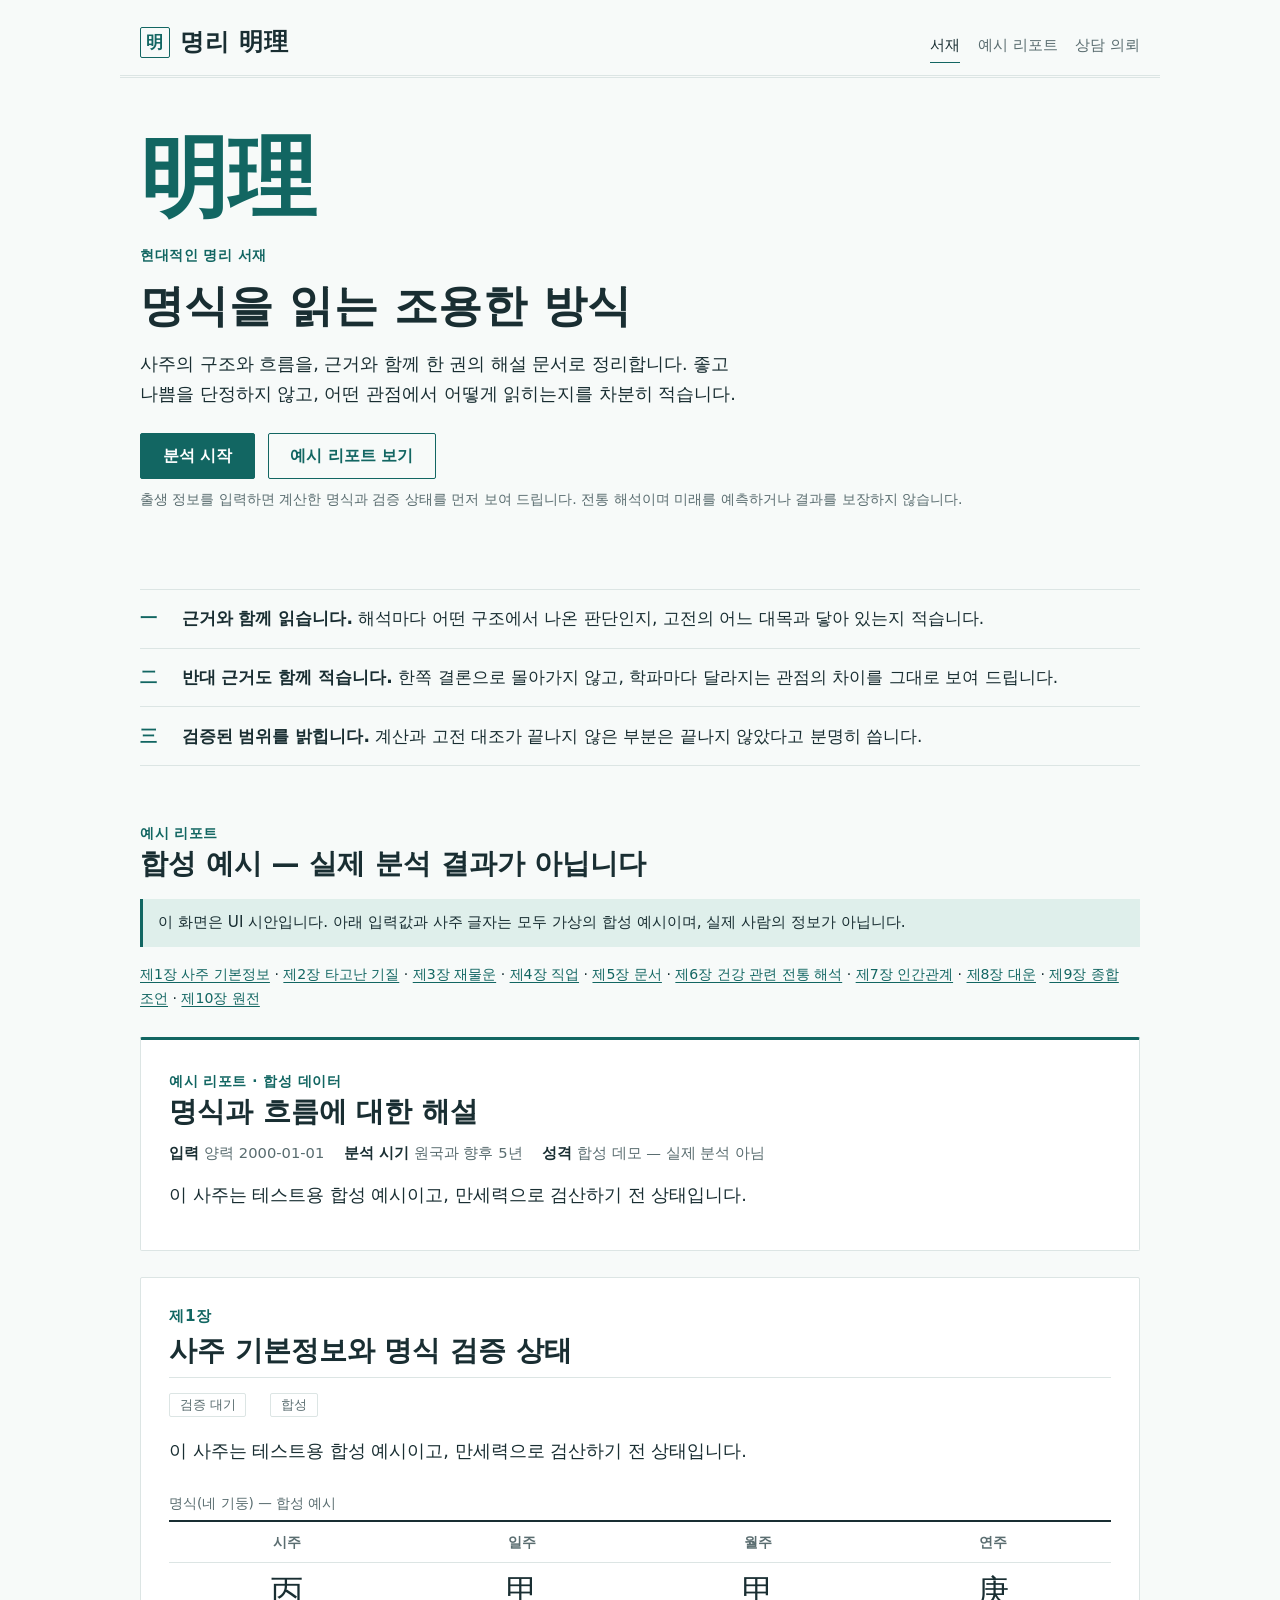
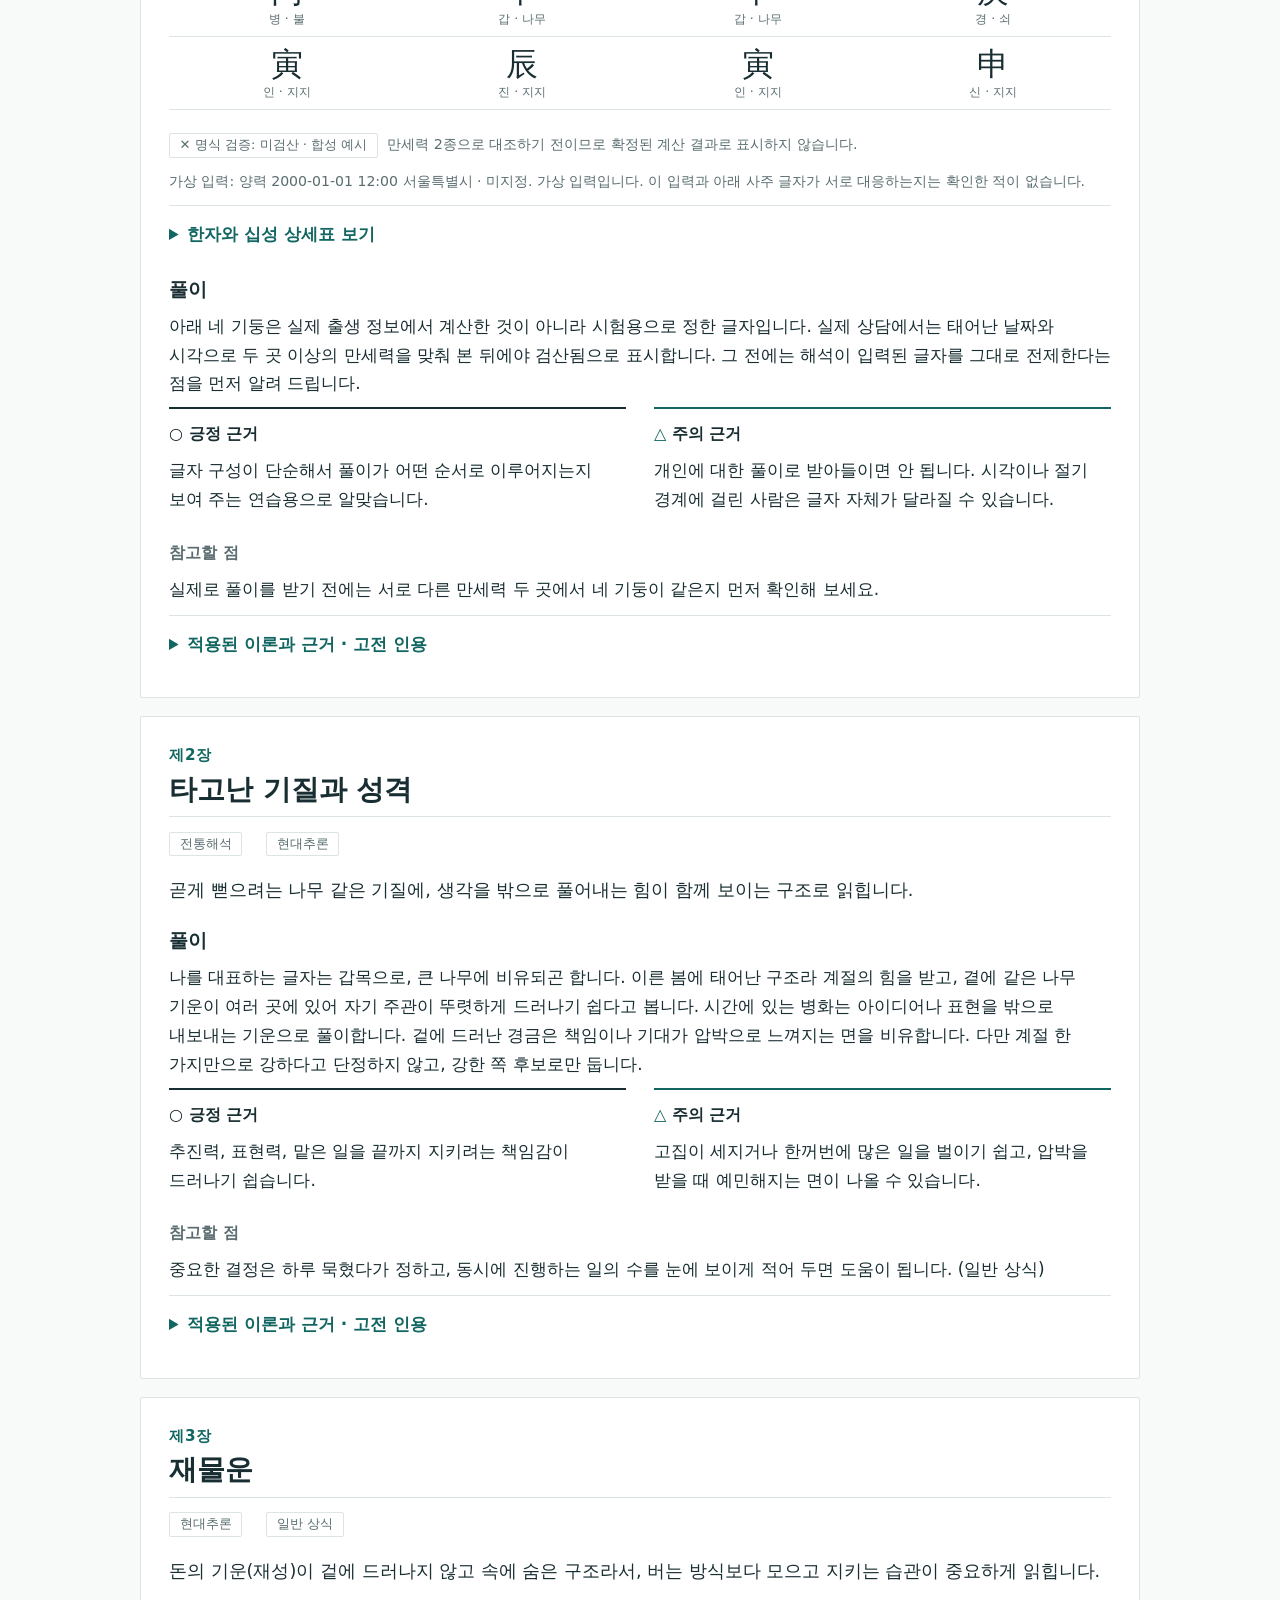
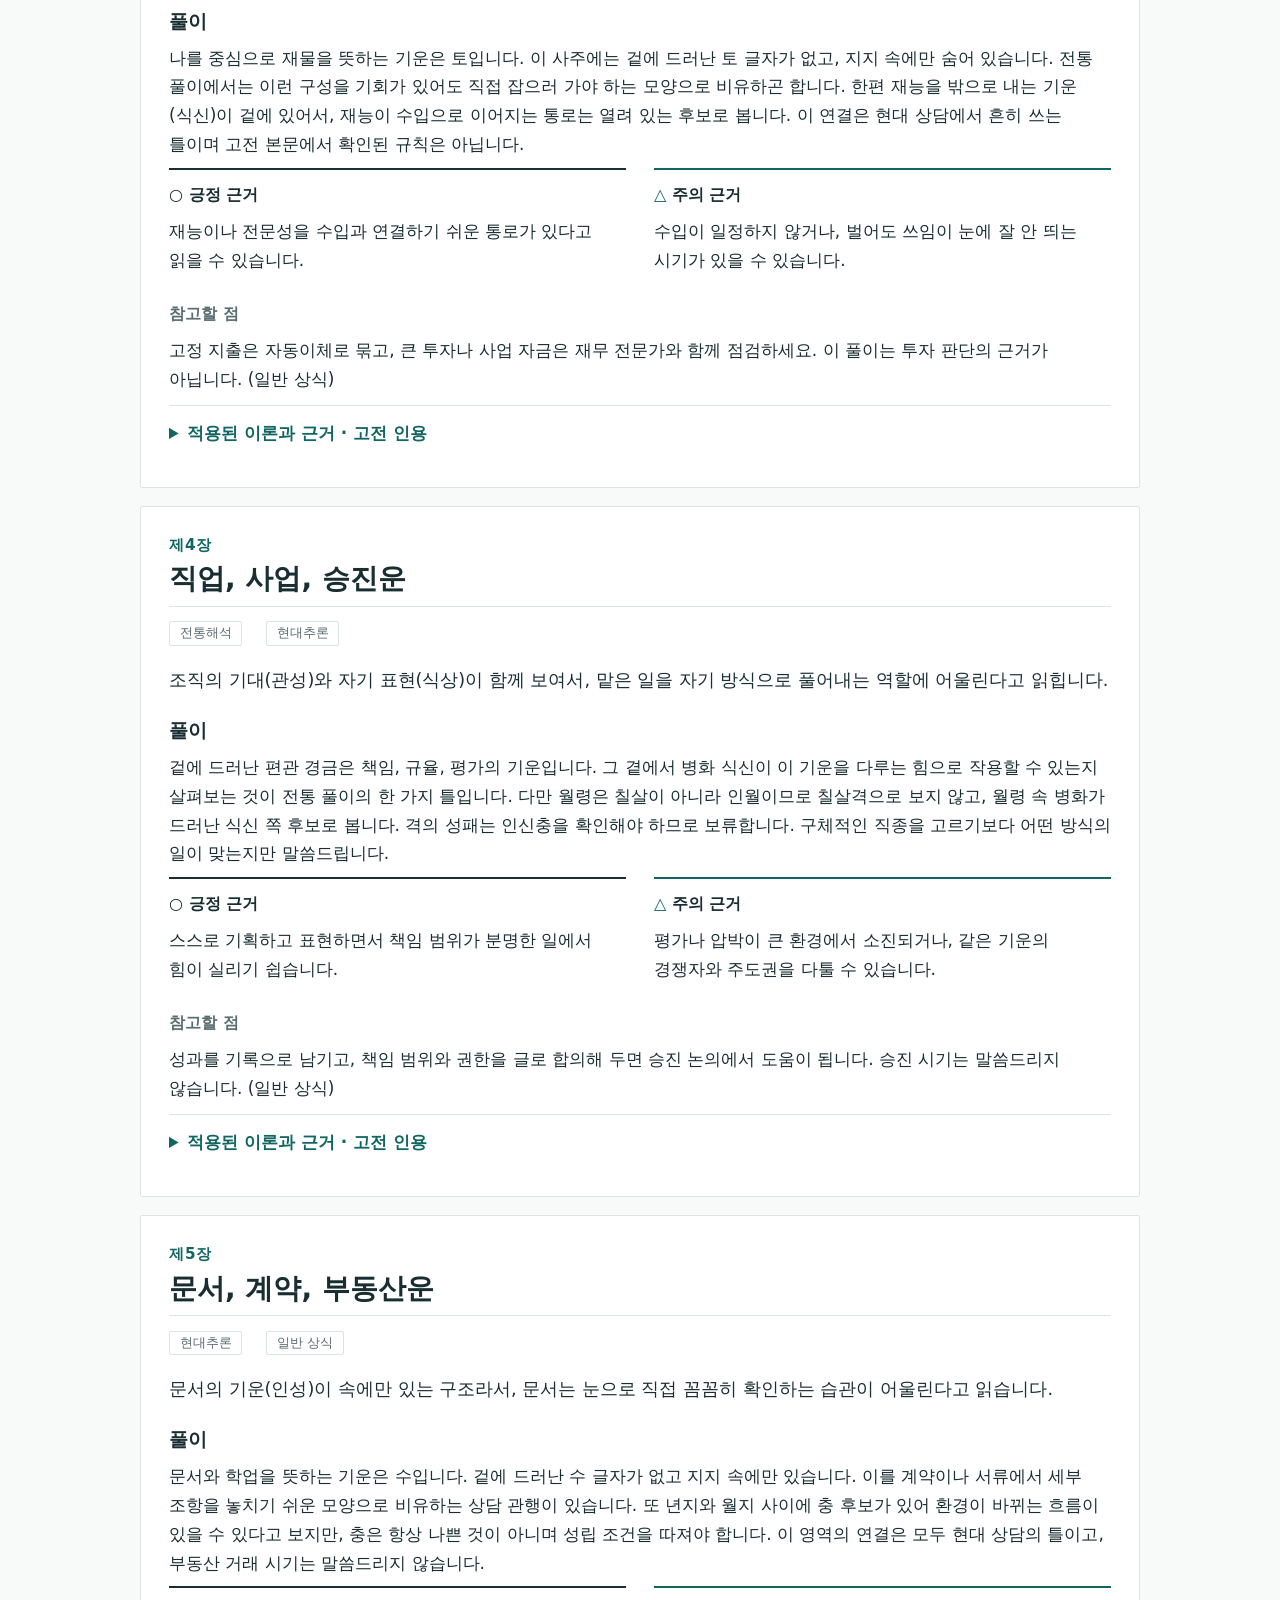
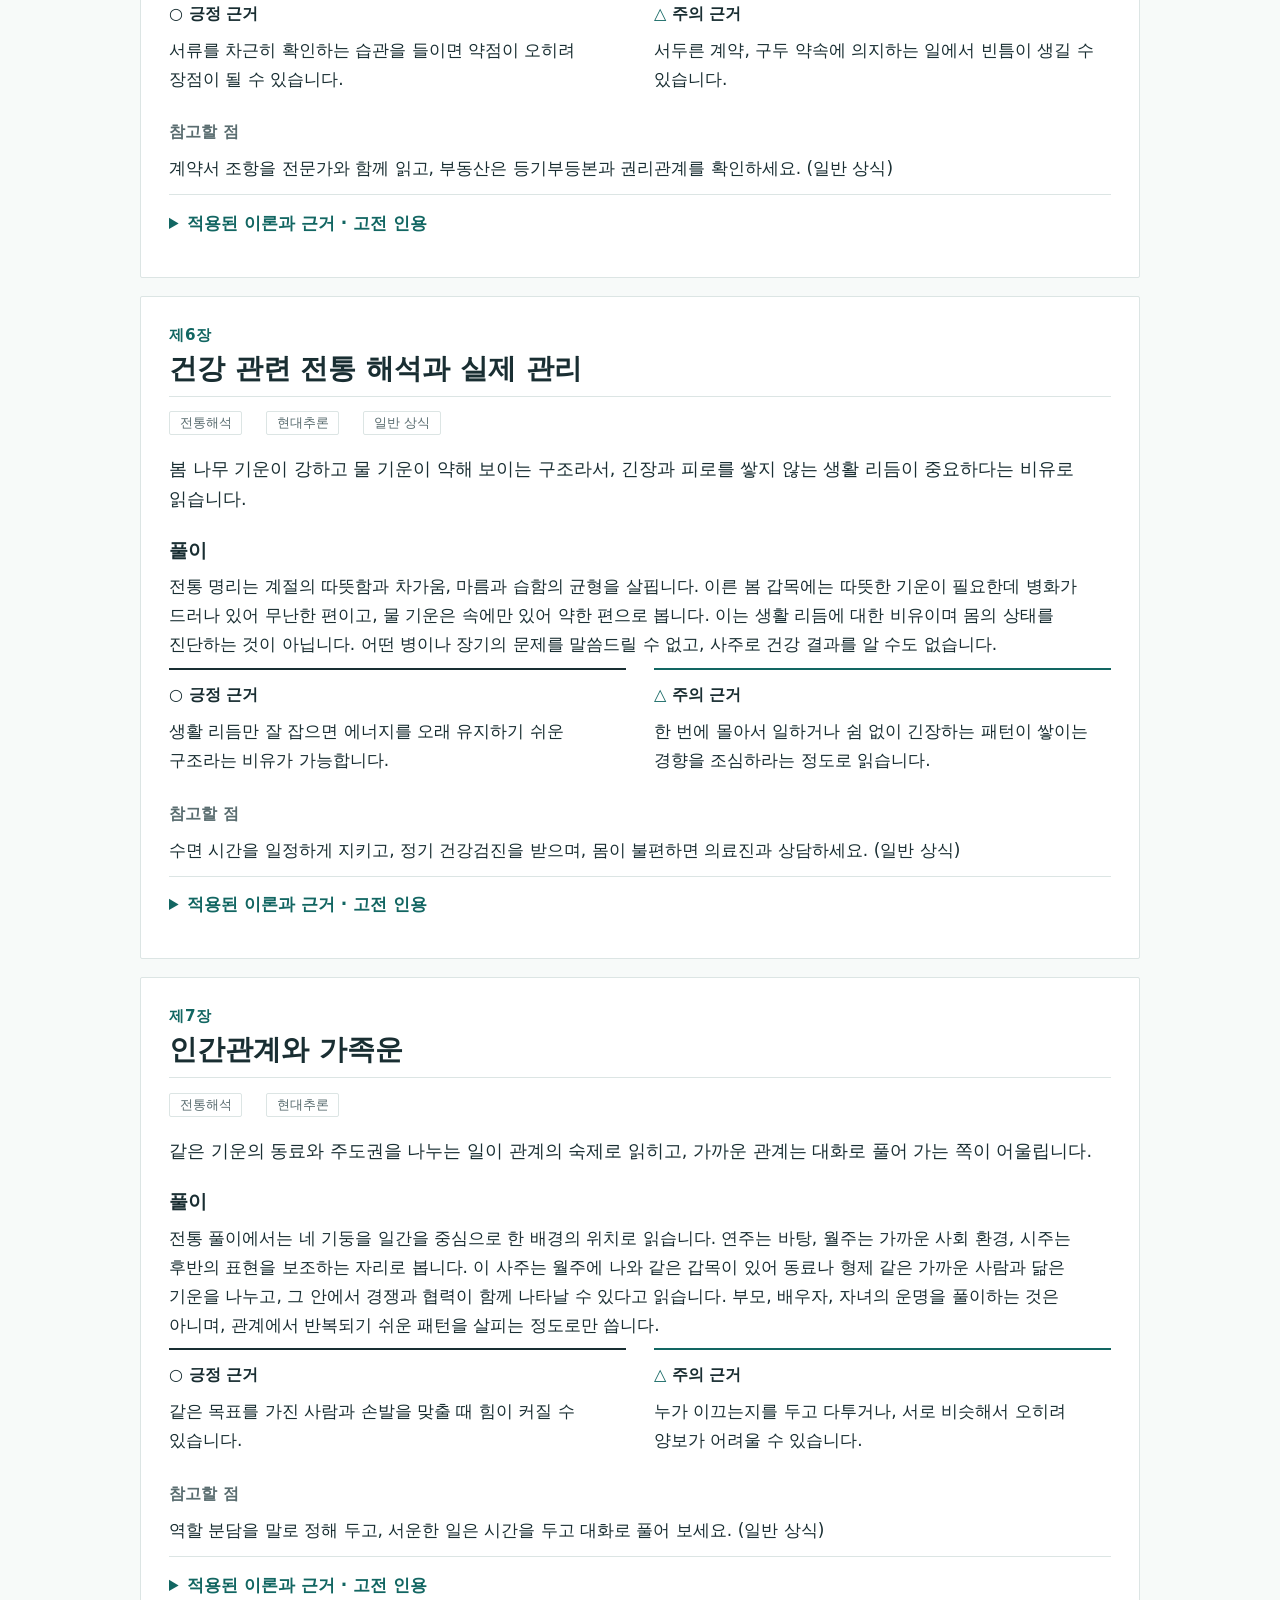
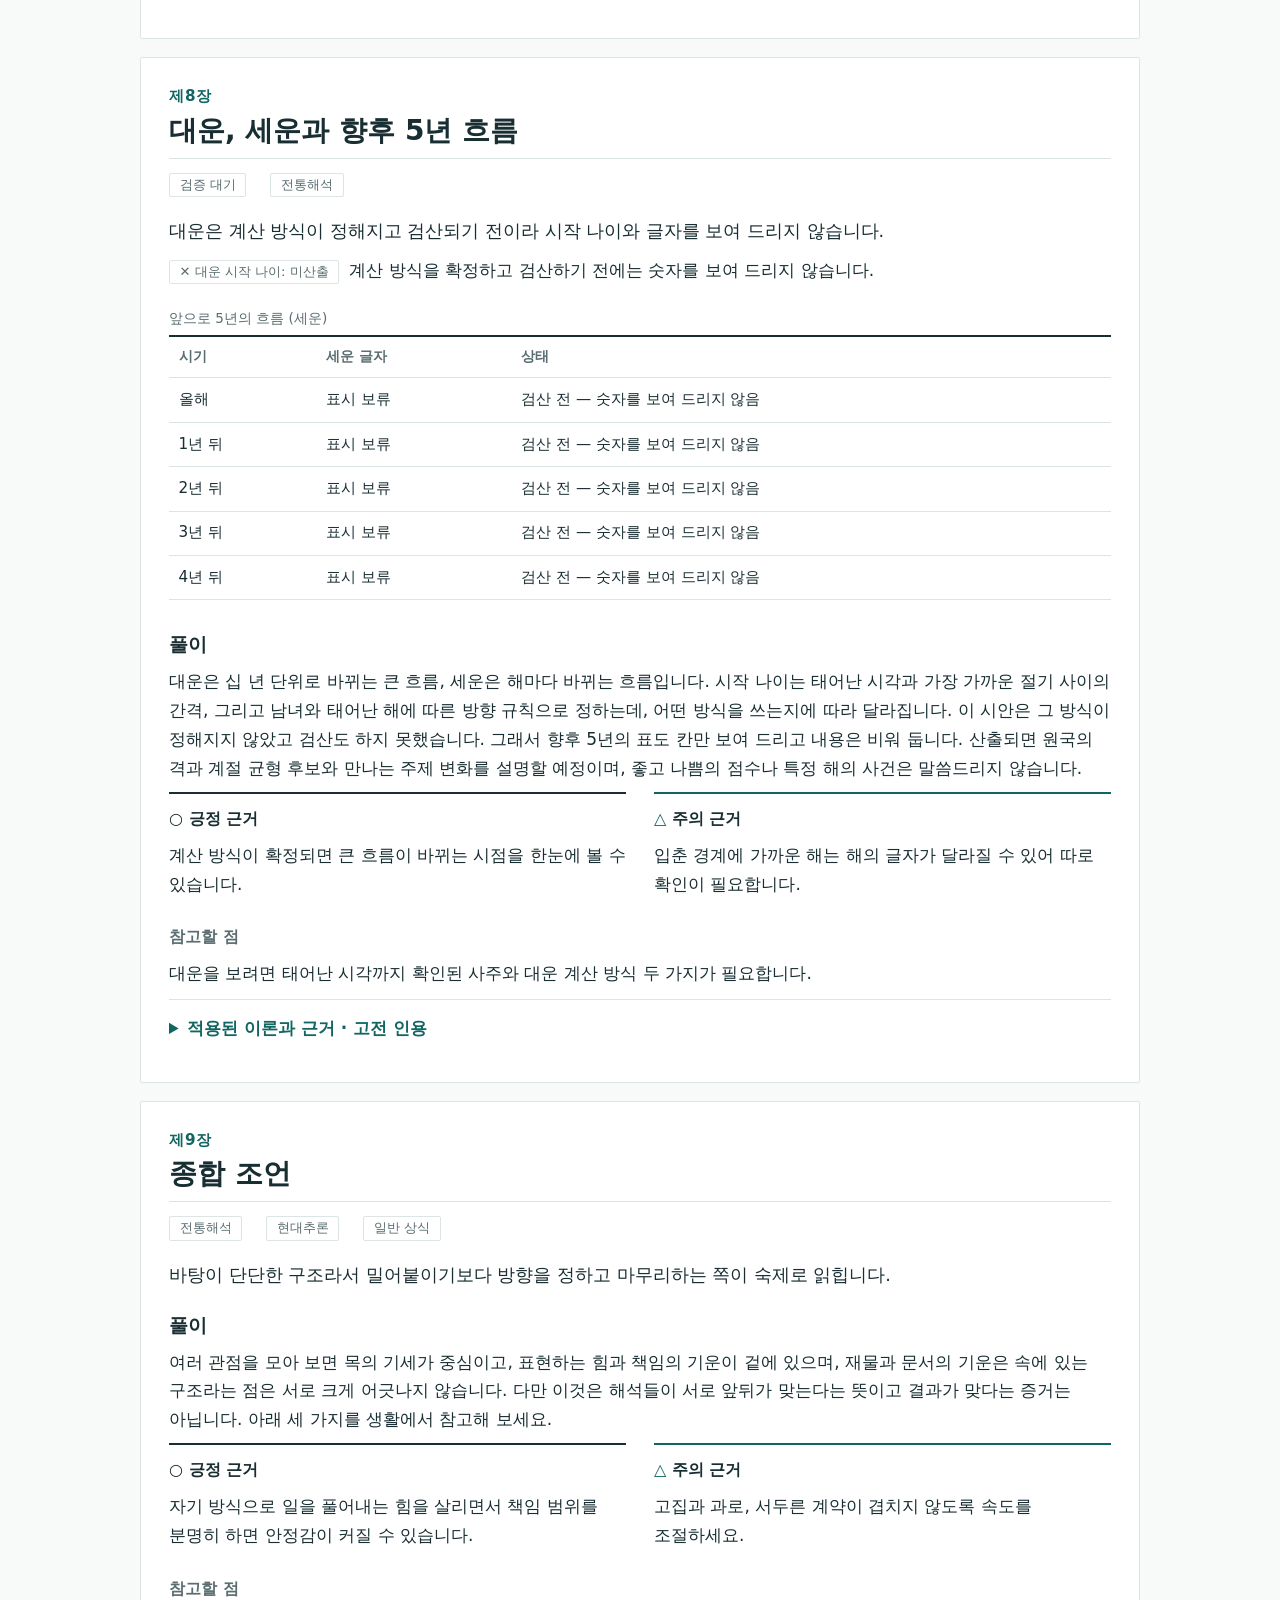
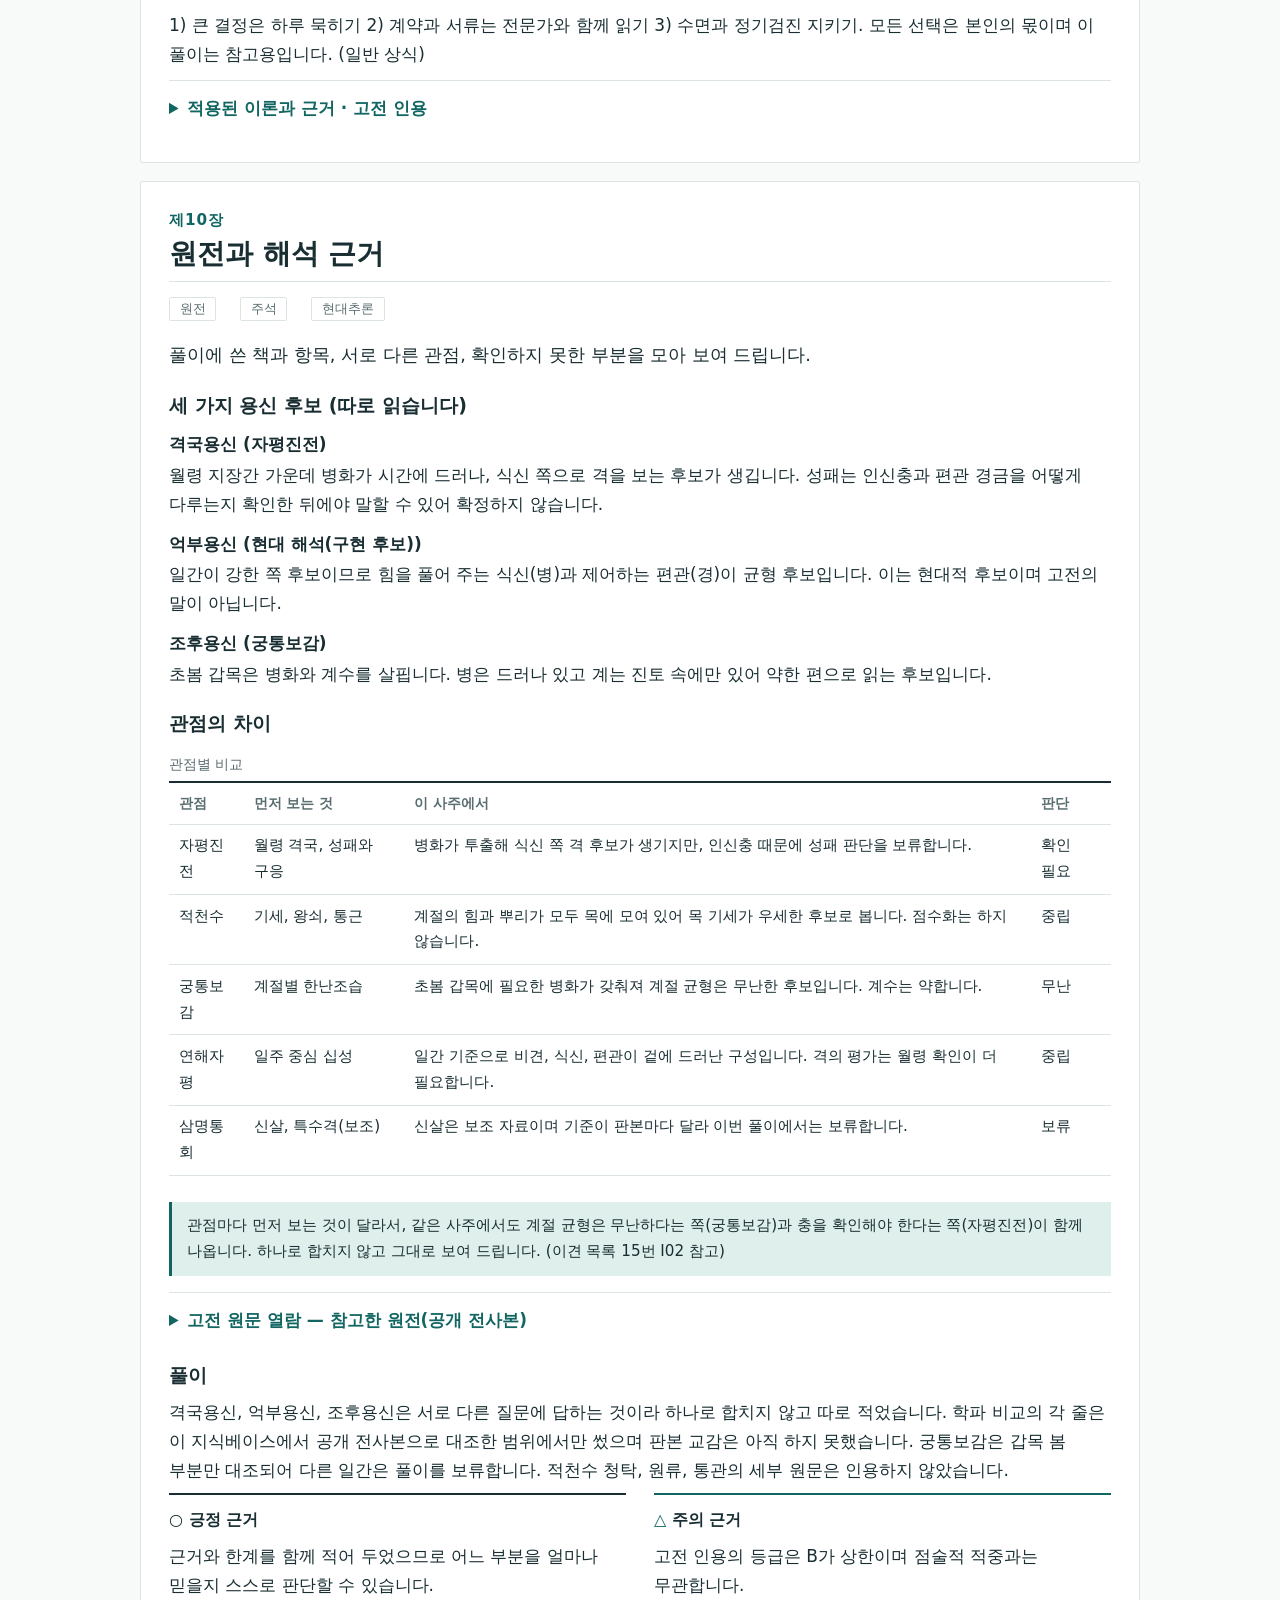
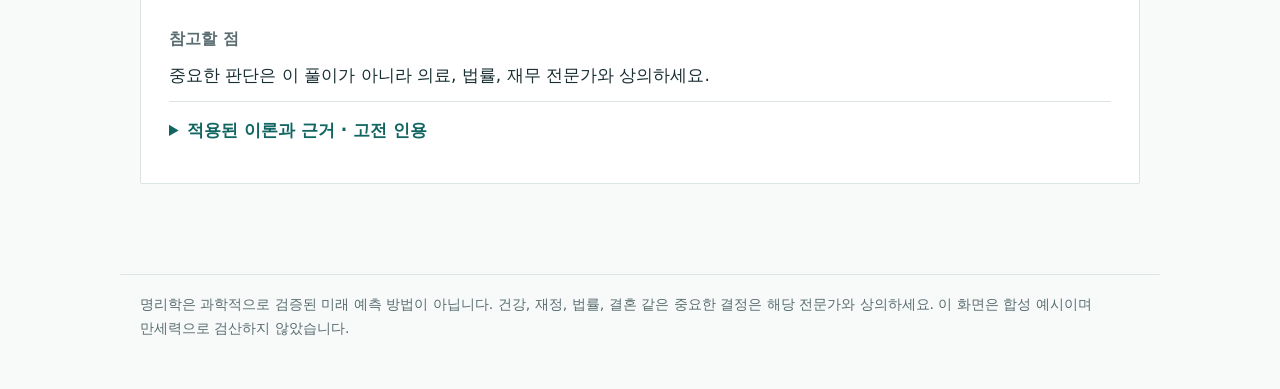
<file: web/index.html>
<!doctype html>
<html lang="ko">
<head>
<meta charset="utf-8">
<meta name="viewport" content="width=device-width, initial-scale=1">
<title>명리 明理 — 명리 서재</title>
<meta name="description" content="고전 명리 해석을 한 권의 해설 문서처럼 읽는 곳. 이 페이지의 예시 리포트는 합성 데이터이며 실제 분석 결과가 아닙니다.">
<link rel="stylesheet" href="assets/mingli.css">
</head>
<body>
<a class="skip" href="#main">본문으로 건너뛰기</a>
<header class="masthead">
  <a class="brand" href="index.html"><span class="seal" aria-hidden="true">明</span>명리 明理</a>
  <nav class="mastnav" aria-label="주요 메뉴"><a href="index.html" aria-current="page">서재</a><a href="#example">예시 리포트</a><a href="consult.html">상담 의뢰</a></nav>
</header>
<hr class="rule">
<main id="main">
  <section class="hero" aria-labelledby="hero-title">
    <p class="mark" aria-hidden="true">明理</p>
    <p class="kicker">현대적인 명리 서재</p>
    <h1 id="hero-title">명식을 읽는 조용한 방식</h1>
    <p class="lead">사주의 구조와 흐름을, 근거와 함께 한 권의 해설 문서로 정리합니다. 좋고 나쁨을 단정하지 않고, 어떤 관점에서 어떻게 읽히는지를 차분히 적습니다.</p>
    <div class="actions">
      <a class="btn" href="consult.html">분석 시작</a>
      <a class="btn ghost" href="#example">예시 리포트 보기</a>
    </div>
    <p class="small muted">출생 정보를 입력하면 계산한 명식과 검증 상태를 먼저 보여 드립니다. 전통 해석이며 미래를 예측하거나 결과를 보장하지 않습니다.</p>
  </section>
  <ol class="principles" aria-label="이 서재의 원칙">
    <li><span class="no">一</span><span><b>근거와 함께 읽습니다.</b> 해석마다 어떤 구조에서 나온 판단인지, 고전의 어느 대목과 닿아 있는지 적습니다.</span></li>
    <li><span class="no">二</span><span><b>반대 근거도 함께 적습니다.</b> 한쪽 결론으로 몰아가지 않고, 학파마다 달라지는 관점의 차이를 그대로 보여 드립니다.</span></li>
    <li><span class="no">三</span><span><b>검증된 범위를 밝힙니다.</b> 계산과 고전 대조가 끝나지 않은 부분은 끝나지 않았다고 분명히 씁니다.</span></li>
  </ol>

  <section id="example" aria-labelledby="ex-title" style="margin-top:56px">
    <p class="kicker">예시 리포트</p>
    <h2 id="ex-title">합성 예시 — 실제 분석 결과가 아닙니다</h2>
    <div class="note" id="notice" role="note"></div>
    <nav id="toc" aria-label="예시 리포트 목차" class="small"></nav>
    <article id="app" aria-label="예시 해석 리포트"></article>
  </section>
</main>
<footer class="colophon" id="foot"></footer>
<script id="report-data" type="application/json">{
 "meta": {
  "title": "명리 아틀리에 · 상담 시안",
  "kind": "synthetic_sample",
  "notice": "이 화면은 UI 시안입니다. 아래 입력값과 사주 글자는 모두 가상의 합성 예시이며, 실제 사람의 정보가 아닙니다."
 },
 "input": {
  "calendar": "solar",
  "date": "2000-01-01",
  "time": "12:00",
  "place": "서울특별시",
  "gender": "미지정",
  "note": "가상 입력입니다. 이 입력과 아래 사주 글자가 서로 대응하는지는 확인한 적이 없습니다."
 },
 "chart": {
  "id": "S01",
  "source_type": "synthetic",
  "pillars": {
   "year": {
    "stem": "庚",
    "branch": "申"
   },
   "month": {
    "stem": "甲",
    "branch": "寅"
   },
   "day": {
    "stem": "甲",
    "branch": "辰"
   },
   "hour": {
    "stem": "丙",
    "branch": "寅"
   }
  },
  "verification": {
   "status": "V2",
   "verified": false,
   "label": "미검산 · 합성 예시",
   "detail": "만세력 2종으로 대조하기 전이므로 확정된 계산 결과로 표시하지 않습니다."
  }
 },
 "luck": {
  "status": "not_computed",
  "profile": "unset",
  "start_age": null,
  "verified": false,
  "years": [
   {
    "label": "올해",
    "offset": 0,
    "ganji": null
   },
   {
    "label": "1년 뒤",
    "offset": 1,
    "ganji": null
   },
   {
    "label": "2년 뒤",
    "offset": 2,
    "ganji": null
   },
   {
    "label": "3년 뒤",
    "offset": 3,
    "ganji": null
   },
   {
    "label": "4년 뒤",
    "offset": 4,
    "ganji": null
   }
  ]
 },
 "yongshin": {
  "pattern": {
   "name": "격국용신",
   "school": "자평진전",
   "text": "월령 지장간 가운데 병화가 시간에 드러나, 식신 쪽으로 격을 보는 후보가 생깁니다. 성패는 인신충과 편관 경금을 어떻게 다루는지 확인한 뒤에야 말할 수 있어 확정하지 않습니다."
  },
  "balance": {
   "name": "억부용신",
   "school": "현대 해석(구현 후보)",
   "text": "일간이 강한 쪽 후보이므로 힘을 풀어 주는 식신(병)과 제어하는 편관(경)이 균형 후보입니다. 이는 현대적 후보이며 고전의 말이 아닙니다."
  },
  "climate": {
   "name": "조후용신",
   "school": "궁통보감",
   "text": "초봄 갑목은 병화와 계수를 살핍니다. 병은 드러나 있고 계는 진토 속에만 있어 약한 편으로 읽는 후보입니다."
  }
 },
 "schools": [
  {
   "id": "zp",
   "name": "자평진전",
   "focus": "월령 격국, 성패와 구응",
   "reading": "병화가 투출해 식신 쪽 격 후보가 생기지만, 인신충 때문에 성패 판단을 보류합니다.",
   "stance": "caution",
   "source": "06, 07"
  },
  {
   "id": "dt",
   "name": "적천수",
   "focus": "기세, 왕쇠, 통근",
   "reading": "계절의 힘과 뿌리가 모두 목에 모여 있어 목 기세가 우세한 후보로 봅니다. 점수화는 하지 않습니다.",
   "stance": "neutral",
   "source": "04"
  },
  {
   "id": "qt",
   "name": "궁통보감",
   "focus": "계절별 한난조습",
   "reading": "초봄 갑목에 필요한 병화가 갖춰져 계절 균형은 무난한 후보입니다. 계수는 약합니다.",
   "stance": "favorable",
   "source": "08 (대조된 부분만)"
  },
  {
   "id": "yh",
   "name": "연해자평",
   "focus": "일주 중심 십성",
   "reading": "일간 기준으로 비견, 식신, 편관이 겉에 드러난 구성입니다. 격의 평가는 월령 확인이 더 필요합니다.",
   "stance": "neutral",
   "source": "09"
  },
  {
   "id": "sm",
   "name": "삼명통회",
   "focus": "신살, 특수격(보조)",
   "reading": "신살은 보조 자료이며 기준이 판본마다 달라 이번 풀이에서는 보류합니다.",
   "stance": "deferred",
   "source": "11"
  }
 ],
 "conflict_note": "관점마다 먼저 보는 것이 달라서, 같은 사주에서도 계절 균형은 무난하다는 쪽(궁통보감)과 충을 확인해야 한다는 쪽(자평진전)이 함께 나옵니다. 하나로 합치지 않고 그대로 보여 드립니다. (이견 목록 15번 I02 참고)",
 "sections": [
  {
   "id": "basic",
   "title": "사주 기본정보와 명식 검증 상태",
   "summary": "이 사주는 테스트용 합성 예시이고, 만세력으로 검산하기 전 상태입니다.",
   "detail": "아래 네 기둥은 실제 출생 정보에서 계산한 것이 아니라 시험용으로 정한 글자입니다. 실제 상담에서는 태어난 날짜와 시각으로 두 곳 이상의 만세력을 맞춰 본 뒤에야 검산됨으로 표시합니다. 그 전에는 해석이 입력된 글자를 그대로 전제한다는 점을 먼저 알려 드립니다.",
   "positive": "글자 구성이 단순해서 풀이가 어떤 순서로 이루어지는지 보여 주는 연습용으로 알맞습니다.",
   "caution": "개인에 대한 풀이로 받아들이면 안 됩니다. 시각이나 절기 경계에 걸린 사람은 글자 자체가 달라질 수 있습니다.",
   "daily": "실제로 풀이를 받기 전에는 서로 다른 만세력 두 곳에서 네 기둥이 같은지 먼저 확인해 보세요.",
   "basis": [
    "근거: 02 계산 감사 로그",
    "근거: 03 일간 기준 해석"
   ],
   "label": "[검증 대기] [합성]",
   "claims": []
  },
  {
   "id": "temperament",
   "title": "타고난 기질과 성격",
   "summary": "곧게 뻗으려는 나무 같은 기질에, 생각을 밖으로 풀어내는 힘이 함께 보이는 구조로 읽힙니다.",
   "detail": "나를 대표하는 글자는 갑목으로, 큰 나무에 비유되곤 합니다. 이른 봄에 태어난 구조라 계절의 힘을 받고, 곁에 같은 나무 기운이 여러 곳에 있어 자기 주관이 뚜렷하게 드러나기 쉽다고 봅니다. 시간에 있는 병화는 아이디어나 표현을 밖으로 내보내는 기운으로 풀이합니다. 겉에 드러난 경금은 책임이나 기대가 압박으로 느껴지는 면을 비유합니다. 다만 계절 한 가지만으로 강하다고 단정하지 않고, 강한 쪽 후보로만 둡니다.",
   "positive": "추진력, 표현력, 맡은 일을 끝까지 지키려는 책임감이 드러나기 쉽습니다.",
   "caution": "고집이 세지거나 한꺼번에 많은 일을 벌이기 쉽고, 압박을 받을 때 예민해지는 면이 나올 수 있습니다.",
   "daily": "중요한 결정은 하루 묵혔다가 정하고, 동시에 진행하는 일의 수를 눈에 보이게 적어 두면 도움이 됩니다. (일반 상식)",
   "basis": [
    "근거: 03 월령 우선",
    "근거: 04 쇠왕과 생극의 동시 판단",
    "근거: 09 일주 중심 십성"
   ],
   "label": "[전통해석] [현대추론]",
   "claims": [
    {
     "day_strength": "strong_candidate"
    },
    {
     "group": "비겁",
     "level": "visible"
    },
    {
     "group": "식상",
     "level": "visible"
    },
    {
     "group": "관성",
     "level": "visible"
    }
   ]
  },
  {
   "id": "wealth",
   "title": "재물운",
   "summary": "돈의 기운(재성)이 겉에 드러나지 않고 속에 숨은 구조라서, 버는 방식보다 모으고 지키는 습관이 중요하게 읽힙니다.",
   "detail": "나를 중심으로 재물을 뜻하는 기운은 토입니다. 이 사주에는 겉에 드러난 토 글자가 없고, 지지 속에만 숨어 있습니다. 전통 풀이에서는 이런 구성을 기회가 있어도 직접 잡으러 가야 하는 모양으로 비유하곤 합니다. 한편 재능을 밖으로 내는 기운(식신)이 겉에 있어서, 재능이 수입으로 이어지는 통로는 열려 있는 후보로 봅니다. 이 연결은 현대 상담에서 흔히 쓰는 틀이며 고전 본문에서 확인된 규칙은 아닙니다.",
   "positive": "재능이나 전문성을 수입과 연결하기 쉬운 통로가 있다고 읽을 수 있습니다.",
   "caution": "수입이 일정하지 않거나, 벌어도 쓰임이 눈에 잘 안 띄는 시기가 있을 수 있습니다.",
   "daily": "고정 지출은 자동이체로 묶고, 큰 투자나 사업 자금은 재무 전문가와 함께 점검하세요. 이 풀이는 투자 판단의 근거가 아닙니다. (일반 상식)",
   "basis": [
    "근거: 09 일주 중심 십성",
    "근거: 07 순용과 역용"
   ],
   "label": "[현대추론] [일반 상식]",
   "claims": [
    {
     "group": "재성",
     "level": "hidden"
    },
    {
     "group": "식상",
     "level": "visible"
    }
   ]
  },
  {
   "id": "career",
   "title": "직업, 사업, 승진운",
   "summary": "조직의 기대(관성)와 자기 표현(식상)이 함께 보여서, 맡은 일을 자기 방식으로 풀어내는 역할에 어울린다고 읽힙니다.",
   "detail": "겉에 드러난 편관 경금은 책임, 규율, 평가의 기운입니다. 그 곁에서 병화 식신이 이 기운을 다루는 힘으로 작용할 수 있는지 살펴보는 것이 전통 풀이의 한 가지 틀입니다. 다만 월령은 칠살이 아니라 인월이므로 칠살격으로 보지 않고, 월령 속 병화가 드러난 식신 쪽 후보로 봅니다. 격의 성패는 인신충을 확인해야 하므로 보류합니다. 구체적인 직종을 고르기보다 어떤 방식의 일이 맞는지만 말씀드립니다.",
   "positive": "스스로 기획하고 표현하면서 책임 범위가 분명한 일에서 힘이 실리기 쉽습니다.",
   "caution": "평가나 압박이 큰 환경에서 소진되거나, 같은 기운의 경쟁자와 주도권을 다툴 수 있습니다.",
   "daily": "성과를 기록으로 남기고, 책임 범위와 권한을 글로 합의해 두면 승진 논의에서 도움이 됩니다. 승진 시기는 말씀드리지 않습니다. (일반 상식)",
   "basis": [
    "근거: 06 월령에서 용신 구함",
    "근거: 07 성패와 구응",
    "근거: 07 순용과 역용"
   ],
   "label": "[전통해석] [현대추론]",
   "claims": [
    {
     "group": "관성",
     "level": "visible"
    },
    {
     "group": "식상",
     "level": "visible"
    }
   ]
  },
  {
   "id": "documents",
   "title": "문서, 계약, 부동산운",
   "summary": "문서의 기운(인성)이 속에만 있는 구조라서, 문서는 눈으로 직접 꼼꼼히 확인하는 습관이 어울린다고 읽습니다.",
   "detail": "문서와 학업을 뜻하는 기운은 수입니다. 겉에 드러난 수 글자가 없고 지지 속에만 있습니다. 이를 계약이나 서류에서 세부 조항을 놓치기 쉬운 모양으로 비유하는 상담 관행이 있습니다. 또 년지와 월지 사이에 충 후보가 있어 환경이 바뀌는 흐름이 있을 수 있다고 보지만, 충은 항상 나쁜 것이 아니며 성립 조건을 따져야 합니다. 이 영역의 연결은 모두 현대 상담의 틀이고, 부동산 거래 시기는 말씀드리지 않습니다.",
   "positive": "서류를 차근히 확인하는 습관을 들이면 약점이 오히려 장점이 될 수 있습니다.",
   "caution": "서두른 계약, 구두 약속에 의지하는 일에서 빈틈이 생길 수 있습니다.",
   "daily": "계약서 조항을 전문가와 함께 읽고, 부동산은 등기부등본과 권리관계를 확인하세요. (일반 상식)",
   "basis": [
    "근거: 13 검토 순서",
    "근거: 09 일주 중심 십성"
   ],
   "label": "[현대추론] [일반 상식]",
   "claims": [
    {
     "group": "인성",
     "level": "hidden"
    }
   ]
  },
  {
   "id": "health",
   "title": "건강 관련 전통 해석과 실제 관리",
   "summary": "봄 나무 기운이 강하고 물 기운이 약해 보이는 구조라서, 긴장과 피로를 쌓지 않는 생활 리듬이 중요하다는 비유로 읽습니다.",
   "detail": "전통 명리는 계절의 따뜻함과 차가움, 마름과 습함의 균형을 살핍니다. 이른 봄 갑목에는 따뜻한 기운이 필요한데 병화가 드러나 있어 무난한 편이고, 물 기운은 속에만 있어 약한 편으로 봅니다. 이는 생활 리듬에 대한 비유이며 몸의 상태를 진단하는 것이 아닙니다. 어떤 병이나 장기의 문제를 말씀드릴 수 없고, 사주로 건강 결과를 알 수도 없습니다.",
   "positive": "생활 리듬만 잘 잡으면 에너지를 오래 유지하기 쉬운 구조라는 비유가 가능합니다.",
   "caution": "한 번에 몰아서 일하거나 쉼 없이 긴장하는 패턴이 쌓이는 경향을 조심하라는 정도로 읽습니다.",
   "daily": "수면 시간을 일정하게 지키고, 정기 건강검진을 받으며, 몸이 불편하면 의료진과 상담하세요. (일반 상식)",
   "basis": [
    "근거: 08 한난조습의 공통 원칙",
    "근거: 08 초봄 甲木의 조후"
   ],
   "label": "[전통해석] [현대추론] [일반 상식]",
   "claims": [
    {
     "group": "인성",
     "level": "hidden"
    }
   ]
  },
  {
   "id": "relations",
   "title": "인간관계와 가족운",
   "summary": "같은 기운의 동료와 주도권을 나누는 일이 관계의 숙제로 읽히고, 가까운 관계는 대화로 풀어 가는 쪽이 어울립니다.",
   "detail": "전통 풀이에서는 네 기둥을 일간을 중심으로 한 배경의 위치로 읽습니다. 연주는 바탕, 월주는 가까운 사회 환경, 시주는 후반의 표현을 보조하는 자리로 봅니다. 이 사주는 월주에 나와 같은 갑목이 있어 동료나 형제 같은 가까운 사람과 닮은 기운을 나누고, 그 안에서 경쟁과 협력이 함께 나타날 수 있다고 읽습니다. 부모, 배우자, 자녀의 운명을 풀이하는 것은 아니며, 관계에서 반복되기 쉬운 패턴을 살피는 정도로만 씁니다.",
   "positive": "같은 목표를 가진 사람과 손발을 맞출 때 힘이 커질 수 있습니다.",
   "caution": "누가 이끄는지를 두고 다투거나, 서로 비슷해서 오히려 양보가 어려울 수 있습니다.",
   "daily": "역할 분담을 말로 정해 두고, 서운한 일은 시간을 두고 대화로 풀어 보세요. (일반 상식)",
   "basis": [
    "근거: 09 일주 중심 십성",
    "근거: 03 일간 기준 해석"
   ],
   "label": "[전통해석] [현대추론]",
   "claims": [
    {
     "group": "비겁",
     "level": "visible"
    }
   ]
  },
  {
   "id": "luck",
   "title": "대운, 세운과 향후 5년 흐름",
   "summary": "대운은 계산 방식이 정해지고 검산되기 전이라 시작 나이와 글자를 보여 드리지 않습니다.",
   "detail": "대운은 십 년 단위로 바뀌는 큰 흐름, 세운은 해마다 바뀌는 흐름입니다. 시작 나이는 태어난 시각과 가장 가까운 절기 사이의 간격, 그리고 남녀와 태어난 해에 따른 방향 규칙으로 정하는데, 어떤 방식을 쓰는지에 따라 달라집니다. 이 시안은 그 방식이 정해지지 않았고 검산도 하지 못했습니다. 그래서 향후 5년의 표도 칸만 보여 드리고 내용은 비워 둡니다. 산출되면 원국의 격과 계절 균형 후보와 만나는 주제 변화를 설명할 예정이며, 좋고 나쁨의 점수나 특정 해의 사건은 말씀드리지 않습니다.",
   "positive": "계산 방식이 확정되면 큰 흐름이 바뀌는 시점을 한눈에 볼 수 있습니다.",
   "caution": "입춘 경계에 가까운 해는 해의 글자가 달라질 수 있어 따로 확인이 필요합니다.",
   "daily": "대운을 보려면 태어난 시각까지 확인된 사주와 대운 계산 방식 두 가지가 필요합니다.",
   "basis": [
    "근거: 12 대운 산출 스키마"
   ],
   "label": "[검증 대기] [전통해석]",
   "claims": []
  },
  {
   "id": "advice",
   "title": "종합 조언",
   "summary": "바탕이 단단한 구조라서 밀어붙이기보다 방향을 정하고 마무리하는 쪽이 숙제로 읽힙니다.",
   "detail": "여러 관점을 모아 보면 목의 기세가 중심이고, 표현하는 힘과 책임의 기운이 겉에 있으며, 재물과 문서의 기운은 속에 있는 구조라는 점은 서로 크게 어긋나지 않습니다. 다만 이것은 해석들이 서로 앞뒤가 맞는다는 뜻이고 결과가 맞다는 증거는 아닙니다. 아래 세 가지를 생활에서 참고해 보세요.",
   "positive": "자기 방식으로 일을 풀어내는 힘을 살리면서 책임 범위를 분명히 하면 안정감이 커질 수 있습니다.",
   "caution": "고집과 과로, 서두른 계약이 겹치지 않도록 속도를 조절하세요.",
   "daily": "1) 큰 결정은 하루 묵히기 2) 계약과 서류는 전문가와 함께 읽기 3) 수면과 정기검진 지키기. 모든 선택은 본인의 몫이며 이 풀이는 참고용입니다. (일반 상식)",
   "basis": [
    "근거: 06 월령에서 용신 구함",
    "근거: 08 초봄 甲木의 조후"
   ],
   "label": "[전통해석] [현대추론] [일반 상식]",
   "claims": [
    {
     "day_strength": "strong_candidate"
    }
   ]
  },
  {
   "id": "sources",
   "title": "원전과 해석 근거",
   "summary": "풀이에 쓴 책과 항목, 서로 다른 관점, 확인하지 못한 부분을 모아 보여 드립니다.",
   "detail": "격국용신, 억부용신, 조후용신은 서로 다른 질문에 답하는 것이라 하나로 합치지 않고 따로 적었습니다. 학파 비교의 각 줄은 이 지식베이스에서 공개 전사본으로 대조한 범위에서만 썼으며 판본 교감은 아직 하지 못했습니다. 궁통보감은 갑목 봄 부분만 대조되어 다른 일간은 풀이를 보류합니다. 적천수 청탁, 원류, 통관의 세부 원문은 인용하지 않았습니다.",
   "positive": "근거와 한계를 함께 적어 두었으므로 어느 부분을 얼마나 믿을지 스스로 판단할 수 있습니다.",
   "caution": "고전 인용의 등급은 B가 상한이며 점술적 적중과는 무관합니다.",
   "daily": "중요한 판단은 이 풀이가 아니라 의료, 법률, 재무 전문가와 상의하세요.",
   "basis": [
    "근거: 06 월령에서 용신 구함",
    "근거: 07 성패와 구응",
    "근거: 08 한난조습의 공통 원칙",
    "근거: 09 일주 중심 십성",
    "근거: 04 쇠왕과 생극의 동시 판단"
   ],
   "label": "[원전] [주석] [현대추론]",
   "quotes": [
    "八字用神，專求月令",
    "取日干為主"
   ],
   "claims": []
  }
 ],
 "sources": [
  {
   "code": "zp",
   "name": "子平真詮 (沈孝瞻)",
   "url": "https://donglishuzhai.net/chapter/3721.html",
   "grade": "B"
  },
  {
   "code": "zpc",
   "name": "子平真詮 成敗救應",
   "url": "https://m.donglishuzhai.net/chapter/3722.html",
   "grade": "B"
  },
  {
   "code": "dt",
   "name": "滴天髓",
   "url": "https://zh.wikisource.org/zh-hant/滴天髓",
   "grade": "B"
  },
  {
   "code": "ren",
   "name": "滴天髓闡微 (任鐵樵 注)",
   "url": "https://zh.wikisource.org/zh-hant/滴天髓闡微",
   "grade": "B/D"
  },
  {
   "code": "qt",
   "name": "窮通寶鑑 (甲木 부분)",
   "url": "https://zh.wikisource.org/zh-hant/窮通寶鑑",
   "grade": "B"
  },
  {
   "code": "yh",
   "name": "淵海子平",
   "url": "https://zh.wikisource.org/zh-hant/淵海子平",
   "grade": "B"
  },
  {
   "code": "sm",
   "name": "三命通會 (萬民英)",
   "url": "https://zh.wikisource.org/zh-hant/三命通會/卷三",
   "grade": "B"
  }
 ],
 "status_notice": "이 화면은 합성 예시이며 만세력으로 검산하지 않았습니다.",
 "disclaimer": "명리학은 과학적으로 검증된 미래 예측 방법이 아닙니다. 건강, 재정, 법률, 결혼 같은 중요한 결정은 해당 전문가와 상의하세요.",
 "analysis": {
  "day_stem": "甲",
  "month_branch": "寅",
  "season": "봄",
  "ten_gods": {
   "year": "七殺",
   "month": "比肩",
   "hour": "食神"
  },
  "hidden": {
   "year": {
    "branch": "申",
    "stems": [
     {
      "stem": "庚",
      "ten_god": "七殺"
     },
     {
      "stem": "壬",
      "ten_god": "偏印"
     },
     {
      "stem": "戊",
      "ten_god": "偏財"
     }
    ]
   },
   "month": {
    "branch": "寅",
    "stems": [
     {
      "stem": "甲",
      "ten_god": "比肩"
     },
     {
      "stem": "丙",
      "ten_god": "食神"
     },
     {
      "stem": "戊",
      "ten_god": "偏財"
     }
    ]
   },
   "day": {
    "branch": "辰",
    "stems": [
     {
      "stem": "戊",
      "ten_god": "偏財"
     },
     {
      "stem": "乙",
      "ten_god": "劫財"
     },
     {
      "stem": "癸",
      "ten_god": "正印"
     }
    ]
   },
   "hour": {
    "branch": "寅",
    "stems": [
     {
      "stem": "甲",
      "ten_god": "比肩"
     },
     {
      "stem": "丙",
      "ten_god": "食神"
     },
     {
      "stem": "戊",
      "ten_god": "偏財"
     }
    ]
   }
  },
  "groups": {
   "비겁": {
    "visible": 1,
    "hidden": 3,
    "level": "visible"
   },
   "식상": {
    "visible": 1,
    "hidden": 2,
    "level": "visible"
   },
   "재성": {
    "visible": 0,
    "hidden": 4,
    "level": "hidden"
   },
   "관성": {
    "visible": 1,
    "hidden": 1,
    "level": "visible"
   },
   "인성": {
    "visible": 0,
    "hidden": 2,
    "level": "hidden"
   }
  },
  "day_stem_roots": [
   "month",
   "hour"
  ],
  "season_support": true,
  "strength_candidate": "strong_candidate"
 }
}</script>
<script>
(function(){
var R=JSON.parse(document.getElementById('report-data').textContent);
var STEM_KO={'甲':'갑','乙':'을','丙':'병','丁':'정','戊':'무','己':'기','庚':'경','辛':'신','壬':'임','癸':'계'};
var BR_KO={'子':'자','丑':'축','寅':'인','卯':'묘','辰':'진','巳':'사','午':'오','未':'미','申':'신','酉':'유','戌':'술','亥':'해'};
var EL={'甲':'나무','乙':'나무','丙':'불','丁':'불','戊':'흙','己':'흙','庚':'쇠','辛':'쇠','壬':'물','癸':'물'};
var TG_KO={'比肩':'비견','劫財':'겁재','食神':'식신','傷官':'상관','偏財':'편재','正財':'정재','七殺':'편관(칠살)','正官':'정관','偏印':'편인','正印':'정인'};
var POS_KO={year:'연주',month:'월주',day:'일주',hour:'시주'};
var LEVEL_KO={visible:'겉에 드러남',hidden:'속에만 있음',absent:'없음'};
var STANCE_KO={favorable:'무난',neutral:'중립',caution:'확인 필요',deferred:'보류'};
function h(tag,attrs,kids){var e=document.createElement(tag);for(var k in (attrs||{})){if(k==='text')e.textContent=attrs[k];else e.setAttribute(k,attrs[k]);}(kids||[]).forEach(function(c){e.appendChild(typeof c==='string'?document.createTextNode(c):c)});return e}
function p(text,cls){return h('p',cls?{'class':cls,text:text}:{text:text})}
function wrap(t){return h('div',{'class':'tw'},[t])}
function pillarTable(){var P=R.chart.pillars,order=['hour','day','month','year'];
 var t=h('table',{'class':'pillars'},[h('caption',{text:'명식(네 기둥) — 합성 예시'})]);
 t.appendChild(h('thead',{},[h('tr',{},order.map(function(k){return h('th',{text:POS_KO[k]})}))]));
 t.appendChild(h('tbody',{},[
  h('tr',{},order.map(function(k){return h('td',{'class':'g han'},[P[k].stem,h('span',{'class':'k',text:STEM_KO[P[k].stem]+' · '+EL[P[k].stem]})])})),
  h('tr',{},order.map(function(k){return h('td',{'class':'g han'},[P[k].branch,h('span',{'class':'k',text:BR_KO[P[k].branch]+' · 지지'})])}))]));
 return wrap(t)}
function detailTable(){var A=R.analysis,P=R.chart.pillars,order=['year','month','day','hour'];
 var t=h('table',{},[h('caption',{text:'한자와 십성 상세표'})]);
 t.appendChild(h('thead',{},[h('tr',{},['기둥','한자','천간 십성','지지 속 글자'].map(function(x){return h('th',{text:x})}))]));
 var b=h('tbody');
 order.forEach(function(k){var hs=A.hidden[k].stems.map(function(s){return s.stem+'('+TG_KO[s.ten_god]+')'}).join(' ');
  b.appendChild(h('tr',{},[POS_KO[k],P[k].stem+P[k].branch,k==='day'?'일간(나)':TG_KO[A.ten_gods[k]],hs].map(function(x,i){return h('td',{'class':i===1?'han':'',text:x})})))});
 t.appendChild(b);return wrap(t)}
function groupTable(){var G=R.analysis.groups;var t=h('table',{},[h('caption',{text:'십성 묶음 요약'})]);
 t.appendChild(h('thead',{},[h('tr',{},['묶음','겉(투출)','속(지장간)','판정'].map(function(x){return h('th',{text:x})}))]));
 var b=h('tbody');Object.keys(G).forEach(function(g){b.appendChild(h('tr',{},[g,String(G[g].visible),String(G[g].hidden),LEVEL_KO[G[g].level]].map(function(x){return h('td',{text:x})})))});t.appendChild(b);return wrap(t)}
function basicExtra(){var i=R.input,v=R.chart.verification;
 return h('div',{},[
  pillarTable(),
  h('p',{'class':'status-line'},[h('span',{'class':'pill off',text:'명식 검증: '+v.label}),' '+v.detail]),
  p('가상 입력: '+(i.calendar==='solar'?'양력':'음력')+' '+i.date+' '+i.time+' '+i.place+' · '+i.gender+'. '+i.note,'small muted'),
  h('details',{},[h('summary',{text:'한자와 십성 상세표 보기'}),detailTable(),groupTable(),p('속 글자 표는 판본에 따라 다를 수 있는 한 가지 기준표입니다. 신강·신약은 점수 없이 후보로만 표시합니다: '+(R.analysis.strength_candidate==='strong_candidate'?'강한 쪽 후보':R.analysis.strength_candidate==='weak_candidate'?'약한 쪽 후보':'판단 보류')+'.','small muted')])]) }
function luckExtra(){var L=R.luck;var t=h('table',{},[h('caption',{text:'앞으로 5년의 흐름 (세운)'})]);
 t.appendChild(h('thead',{},[h('tr',{},['시기','세운 글자','상태'].map(function(x){return h('th',{text:x})}))]));
 var b=h('tbody');L.years.forEach(function(y){b.appendChild(h('tr',{},[y.label,'표시 보류','검산 전 — 숫자를 보여 드리지 않음'].map(function(x){return h('td',{text:x})})))});t.appendChild(b);
 return h('div',{},[h('p',{},[h('span',{'class':'pill off',text:'대운 시작 나이: 미산출'}),' 계산 방식을 확정하고 검산하기 전에는 숫자를 보여 드리지 않습니다.']),wrap(t)])}
function sourcesExtra(){var Y=R.yongshin;
 var dl=h('dl',{'class':'facts'},[]);['pattern','balance','climate'].forEach(function(k){dl.appendChild(h('dt',{text:Y[k].name+' ('+Y[k].school+')'}));dl.appendChild(h('dd',{text:Y[k].text}))});
 var st=h('table',{},[h('caption',{text:'관점별 비교'})]);st.appendChild(h('thead',{},[h('tr',{},['관점','먼저 보는 것','이 사주에서','판단'].map(function(x){return h('th',{text:x})}))]));
 var sb=h('tbody');R.schools.forEach(function(s){sb.appendChild(h('tr',{},[s.name,s.focus,s.reading,STANCE_KO[s.stance]].map(function(x){return h('td',{text:x})})))});st.appendChild(sb);
 var list=h('ul',{'class':'plain'},R.sources.map(function(s){return h('li',{},[h('a',{href:s.url,rel:'noopener noreferrer',target:'_blank',text:s.name}),' · 등급 '+s.grade])}));
 return h('div',{},[h('h3',{text:'세 가지 용신 후보 (따로 읽습니다)'}),dl,h('h3',{text:'관점의 차이'}),wrap(st),h('p',{'class':'note',text:R.conflict_note}),h('details',{},[h('summary',{text:'고전 원문 열람 — 참고한 원전(공개 전사본)'}),list])])}
var EXTRA={basic:basicExtra,luck:luckExtra,sources:sourcesExtra};
document.getElementById('notice').textContent=R.meta.notice;
var toc=document.getElementById('toc'),app=document.getElementById('app');
var cover=h('section',{'class':'doc cover'},[p('예시 리포트 · 합성 데이터','kicker'),h('h2',{text:'명식과 흐름에 대한 해설'}),
 h('p',{'class':'meta'},[h('span',{},[h('b',{text:'입력 '}),(R.input.calendar==='solar'?'양력 ':'음력 ')+R.input.date]),h('span',{},[h('b',{text:'분석 시기 '}),'원국과 향후 5년']),h('span',{},[h('b',{text:'성격 '}),'합성 데모 — 실제 분석 아님'])]),
 p(R.sections[0].summary,'lead')]);
app.appendChild(cover);
var tocList=[];
R.sections.forEach(function(s,i){
 tocList.push(h('a',{href:'#'+s.id,text:'제'+(i+1)+'장 '+s.title.split(/[,과와]/)[0]}));
 var c=h('section',{'class':'chapter',id:s.id,'aria-labelledby':'h-'+s.id});
 c.appendChild(h('span',{'class':'no',text:'제'+(i+1)+'장'}));
 c.appendChild(h('h2',{id:'h-'+s.id,text:s.title}));
 c.appendChild(h('p',{'class':'meta'},(s.label.match(/\[[^\]]+\]/g)||[s.label]).map(function(l){return h('span',{'class':'pill',text:l.replace(/[\[\]]/g,'')})})));
 c.appendChild(p(s.summary,'lead'));
 if(EXTRA[s.id])c.appendChild(EXTRA[s.id]());
 c.appendChild(h('h3',{text:'풀이'}));c.appendChild(p(s.detail));
 c.appendChild(h('div',{'class':'two'},[
  h('div',{'class':'positive'},[h('h4',{text:'긍정 근거'}),p(s.positive)]),
  h('div',{'class':'caution'},[h('h4',{text:'주의 근거'}),p(s.caution)])]));
 c.appendChild(h('h4',{text:'참고할 점'}));c.appendChild(p(s.daily));
 var d=h('details',{},[h('summary',{text:'적용된 이론과 근거 · 고전 인용'}),h('ul',{'class':'plain'},s.basis.map(function(b){return h('li',{text:b})}))]);
 if(s.quotes)s.quotes.forEach(function(q){d.appendChild(p('원문 짧은 인용: 「'+q+'」','small muted'))});
 c.appendChild(d);app.appendChild(c)});
tocList.forEach(function(a,i){toc.appendChild(a);if(i<tocList.length-1)toc.appendChild(document.createTextNode(' · '))});
document.getElementById('foot').textContent=R.disclaimer+' '+R.status_notice;
})();
</script>
</body>
</html>
</file>
<file: web/assets/mingli.css>
/* 명리 明理 — 디자인 시스템 (v6.7): 현대적인 명리 서재 + 프리미엄 분석 리포트
   색: 종이 #F7FAF9 · 문서 #FFFFFF · 강한 본문 #1F1A17 · 보조 본문 #5A6D70 · 구분선 #DCE5E4 · 인장 #126662 · 약한 인장 배경 #DFEFEB
   원칙: 민트/블루 금지, 골드 남용 금지, 상태는 색만으로 구분하지 않음(글자·기호 병기), 그림자 최소, 둥근 모서리 최소 */
:root{
  --paper:#F7FAF9;--doc:#FFFFFF;--ink:#1F1A17;--ink2:#5A6D70;--rule:#DCE5E4;--seal:#126662;--seal-soft:#DFEFEB;
  --serif:"Noto Serif KR","Nanum Myeongjo","AppleMyungjo","Batang","Source Han Serif K",serif;
  --sans:"Pretendard","Noto Sans KR","Apple SD Gothic Neo","Malgun Gothic",system-ui,sans-serif;
  --col:760px;
}
*{box-sizing:border-box}
html{-webkit-text-size-adjust:100%}
body{margin:0;background:var(--paper);color:var(--ink);font:400 16.5px/1.75 var(--sans);overflow-wrap:anywhere;word-break:keep-all;
  background-image:linear-gradient(90deg,transparent calc(50% - 400px),rgba(217,208,196,.35) calc(50% - 400px),rgba(217,208,196,.35) calc(50% - 399px),transparent calc(50% - 399px),transparent calc(50% + 399px),rgba(217,208,196,.35) calc(50% + 399px),rgba(217,208,196,.35) calc(50% + 400px),transparent calc(50% + 400px))}
@media (max-width:860px){body{background-image:none}}
a{color:var(--seal);text-underline-offset:3px}
a:hover{color:#0C4C49}
:focus-visible{outline:3px solid var(--seal);outline-offset:2px;border-radius:2px}
.skip{position:absolute;left:-999px;top:0;background:var(--doc);padding:.6rem 1rem;border:1px solid var(--rule)}
.skip:focus{left:8px;top:8px;z-index:10}

/* 머리글: 서재 */
.masthead{max-width:var(--col);margin:0 auto;padding:22px 20px 0;display:flex;align-items:flex-end;justify-content:space-between;gap:12px;flex-wrap:wrap}
.brand{font-family:var(--serif);font-size:1.5rem;font-weight:700;letter-spacing:.04em;color:var(--ink);text-decoration:none;display:flex;align-items:center;gap:.6rem}
.seal{display:inline-grid;place-items:center;width:1.9rem;height:1.9rem;border:1.5px solid var(--seal);color:var(--seal);font:700 1.05rem/1 var(--serif);border-radius:2px}
.mastnav{display:flex;gap:1.1rem;font-size:.92rem}
.mastnav a{color:var(--ink2);text-decoration:none;padding:.3rem 0;border-bottom:1px solid transparent}
.mastnav a:hover,.mastnav a[aria-current]{color:var(--ink);border-bottom-color:var(--seal)}
.rule{max-width:var(--col);margin:12px auto 0;border:0;border-top:3px double var(--rule)}
main{max-width:var(--col);margin:0 auto;padding:0 20px 72px}
footer.colophon{max-width:var(--col);margin:0 auto;padding:18px 20px 48px;border-top:1px solid var(--rule);color:var(--ink2);font-size:.88rem}

/* 타이포그래피 */
h1,h2,h3,.serif{font-family:var(--serif);font-weight:700;color:var(--ink);line-height:1.35}
h1{font-size:clamp(1.9rem,5.5vw,2.75rem);margin:.2em 0 .35em;letter-spacing:.01em}
h2{font-size:clamp(1.35rem,3.6vw,1.75rem);margin:0 0 .6rem}
h3{font-size:1.2rem;margin:1.4rem 0 .4rem}
h4{font-size:1rem;margin:1rem 0 .2rem;color:var(--ink2);font-weight:700}
p{margin:.55rem 0}
.lead{font-size:1.1rem;color:var(--ink)}
.muted{color:var(--ink2)}
.small{font-size:.88rem}
.kicker{font-size:.85rem;letter-spacing:.08em;color:var(--seal);font-weight:700;margin:0}
.han{font-family:var(--serif)}

/* 랜딩 */
.hero{padding:56px 0 36px;text-align:left}
.hero .mark{font-family:var(--serif);font-size:clamp(3.2rem,12vw,5.5rem);color:var(--seal);line-height:1;margin:0 0 .25em;font-weight:700}
.hero p.lead{max-width:34em}
.actions{display:flex;gap:.8rem;flex-wrap:wrap;margin:1.4rem 0 .4rem}
.btn{display:inline-block;font:600 1rem/1.2 var(--sans);padding:.8rem 1.35rem;border:1px solid var(--seal);background:var(--seal);color:#fff;text-decoration:none;border-radius:2px;cursor:pointer;min-height:44px}
.btn:hover{background:#126662;border-color:#126662;color:#fff}
.btn.ghost{background:transparent;color:var(--seal)}
.btn.ghost:hover{background:var(--seal-soft);color:#0C4C49}
.btn.small{padding:.5rem .9rem;font-size:.92rem;min-height:40px}
.principles{list-style:none;margin:2rem 0 0;padding:0;border-top:1px solid var(--rule)}
.principles li{padding:.9rem 0;border-bottom:1px solid var(--rule);display:grid;grid-template-columns:2.2rem 1fr;gap:.4rem}
.principles .no{font-family:var(--serif);color:var(--seal);font-weight:700}

/* 문서(리포트) */
.doc{background:var(--doc);border:1px solid var(--rule);border-radius:2px;padding:30px 28px;margin:26px 0}
@media (max-width:560px){.doc{padding:20px 16px}}
.doc.cover{border-top:3px solid var(--seal)}
.chapter{background:var(--doc);border:1px solid var(--rule);border-radius:2px;padding:26px 28px 22px;margin:18px 0}
@media (max-width:560px){.chapter{padding:18px 16px}}
.chapter .no{font-family:var(--serif);color:var(--seal);font-size:.95rem;font-weight:700;letter-spacing:.06em;display:block;margin-bottom:.1rem}
.chapter>h2{padding-bottom:.5rem;border-bottom:1px solid var(--rule);margin-bottom:.9rem}
.meta{display:flex;flex-wrap:wrap;gap:.3rem 1.2rem;color:var(--ink2);font-size:.92rem;margin:.4rem 0 1rem}
.meta b{color:var(--ink);font-weight:600}
.note{border-left:3px solid var(--seal);background:var(--seal-soft);padding:.7rem .95rem;margin:1rem 0;font-size:.95rem}
.note.plain{background:transparent;border-left-color:var(--rule)}
.pill{display:inline-block;border:1px solid var(--rule);padding:0 .6rem;border-radius:2px;font-size:.82rem;color:var(--ink2);margin:0 .3rem .25rem 0;background:var(--doc);max-width:100%;overflow-wrap:anywhere}
.badge{display:inline-block;border:1px solid var(--rule);padding:0 .6rem;border-radius:2px;font-size:.82rem;color:var(--ink2);margin:0 .3rem .25rem 0;background:var(--doc)}
.badge.off{border-color:var(--seal);color:#8a3a22}
.pill.seal{border-color:var(--seal);color:var(--seal)}
.pill.off::before{content:"✕ "}
.pill.on::before{content:"✓ "}
.status-line{font-size:.9rem;color:var(--ink2);margin:.4rem 0}
.tw{overflow-x:auto;-webkit-overflow-scrolling:touch}
table{border-collapse:collapse;width:100%;font-size:.95rem;margin:.6rem 0}
caption{caption-side:top;text-align:left;font-size:.85rem;color:var(--ink2);padding-bottom:.3rem}
th,td{border-top:1px solid var(--rule);border-bottom:1px solid var(--rule);padding:.55rem .6rem;text-align:left;vertical-align:top}
th{font-weight:700;color:var(--ink2);font-size:.85rem;background:transparent;border-top:2px solid var(--ink)}
table.pillars{table-layout:fixed;text-align:center;margin:1rem 0}
table.pillars th,table.pillars td{text-align:center}
table.pillars .g{font-family:var(--serif);font-size:2rem;line-height:1.2;color:var(--ink)}
table.pillars .k{display:block;font:400 .78rem/1.3 var(--sans);color:var(--ink2)}
.two{display:grid;grid-template-columns:1fr 1fr;gap:0 28px}
@media (max-width:640px){.two{grid-template-columns:1fr}}
.two>div{border-top:2px solid var(--ink);padding-top:.3rem}
.two h4{margin-top:.4rem;color:var(--ink)}
.two ul{padding-left:1.1rem;margin:.3rem 0}
.two .caution{border-top-color:var(--seal)}
.two .caution h4::before{content:"△ ";color:var(--seal)}
.two .positive h4::before{content:"○ "}
ul.plain{padding-left:1.15rem}
dl.facts{margin:.4rem 0}
dl.facts dt{font-weight:700;margin-top:.7rem;font-family:var(--serif)}
dl.facts dd{margin:.1rem 0 0}
.expert-only{border-left:2px dashed var(--seal);padding-left:.9rem;margin:1rem 0}
.expert-only::before{content:"전문가용 상세";display:block;font-size:.78rem;color:var(--seal);font-weight:700;letter-spacing:.06em}
details{margin:.7rem 0;border-top:1px solid var(--rule);padding-top:.5rem}
summary{cursor:pointer;color:var(--seal);font-weight:600;padding:.35rem 0;min-height:36px}
summary:hover{text-decoration:underline}
.cid{color:#566070;font-size:.78rem;margin-left:.3rem}
.para{margin:.7rem 0}

/* 회차/기록지 */
.record{background:var(--doc);border:1px solid var(--rule);border-left:3px solid var(--ink);border-radius:2px;padding:20px 24px;margin:18px 0}
.record .head{display:flex;justify-content:space-between;gap:1rem;flex-wrap:wrap;color:var(--ink2);font-size:.85rem;border-bottom:1px solid var(--rule);padding-bottom:.4rem;margin-bottom:.6rem}
.record .q{font-family:var(--serif);font-size:1.08rem;margin:.2rem 0 .6rem}
.record .q::before{content:"질문 · ";color:var(--seal);font-size:.85rem;font-weight:700}
.bad{border-left:3px solid var(--seal);background:var(--seal-soft);padding:.6rem .9rem;margin:.8rem 0;color:var(--ink)}
.bad::before{content:"오류 · ";font-weight:700;color:var(--seal)}

/* 의뢰서(입력) */
form.request{background:var(--doc);border:1px solid var(--rule);border-radius:2px;padding:28px;margin:22px 0}
@media (max-width:560px){form.request{padding:18px 14px}}
fieldset{border:0;border-top:2px solid var(--ink);margin:1.4rem 0 0;padding:.6rem 0 0}
fieldset:first-of-type{margin-top:.6rem}
legend{font-family:var(--serif);font-weight:700;font-size:1.15rem;padding:0 .6rem 0 0}
legend .no{color:var(--seal);margin-right:.4rem}
label{display:block;margin:.8rem 0 .2rem;font-size:.92rem;font-weight:600}
.hint{font-weight:400;color:var(--ink2);font-size:.84rem;display:block}
input,select,textarea{font:inherit;color:var(--ink);background:#fff;border:1px solid #9c8f80;border-radius:2px;padding:.6rem .7rem;width:100%;min-height:44px}
textarea{min-height:5.2rem}
.grid{display:grid;grid-template-columns:repeat(auto-fit,minmax(170px,1fr));gap:0 16px;align-items:end}
.checks{display:grid;grid-template-columns:repeat(auto-fit,minmax(210px,1fr));gap:.1rem 14px;margin-top:.3rem;border:0;padding:0}
.checks label{display:flex;gap:.55rem;align-items:flex-start;font-weight:400;margin:.2rem 0;min-height:36px;align-items:center}
.checks input,.inline input{width:auto;min-height:0;height:1.1rem;width:1.1rem;accent-color:var(--seal)}
.inline{display:flex;gap:.55rem;align-items:center;font-weight:400}
button{font:600 1rem/1.2 var(--sans);cursor:pointer}
button[type=submit],button.primary{background:var(--seal);color:#fff;border:1px solid var(--seal);padding:.85rem 1.4rem;border-radius:2px;min-height:46px;width:auto}
button[type=submit]:hover,button.primary:hover{background:#126662}
button.sec{background:transparent;color:var(--seal);border:1px solid var(--seal);padding:.6rem 1.1rem;border-radius:2px;min-height:44px;width:auto}
button.sec:hover{background:var(--seal-soft)}
.steps{display:flex;gap:.2rem 1.4rem;flex-wrap:wrap;list-style:none;margin:1rem 0 0;padding:0;color:var(--ink2);font-size:.9rem}
.steps li::before{content:attr(data-n) ". ";font-family:var(--serif);color:var(--seal);font-weight:700}
.steps li[aria-current]{color:var(--ink);font-weight:700}
.depth-note{font-size:.88rem;color:var(--ink2);margin:.3rem 0 0}
.session-form{background:var(--doc);border:1px solid var(--rule);border-radius:2px;padding:22px 24px;margin:18px 0}
.number{font-variant-numeric:tabular-nums;letter-spacing:.02em}

@media print{.masthead,.mastnav,.actions,.session-form,form.request,.skip{display:none}body{background:#fff}.chapter,.doc,.record{border:0;padding:0}}

.code{font:500 .72rem/1 ui-monospace,Consolas,monospace;letter-spacing:.02em;color:var(--ink2)}

.devline{margin:.9rem 0 0;display:grid;gap:.2rem;max-width:420px}.devline label{margin:0;font-size:.85rem;color:var(--ink2)}.devline input{min-height:40px}

.status-line{overflow-wrap:anywhere}

[hidden]{display:none !important}

/* v6.9 종합 해석 */
.keys .vstrip{font-size:.9rem;color:var(--ink2);margin:.2rem 0 .8rem}
.keys .sent{font-size:1.05rem;line-height:1.8;margin:.55rem 0}
.keys h3{margin-top:1.3rem}
.sentlist{padding-left:1.1rem;margin:.3rem 0}
.sentlist li{margin:.35rem 0}
.sentlist.small{font-size:.9rem;color:var(--ink2)}
.domsum dd{margin-bottom:.7rem}
.yearlines{padding-left:0;list-style:none;margin:.4rem 0}
.yearlines li{border-top:1px solid var(--rule);padding:.55rem 0}
.yearlines li.standout{background:var(--seal-soft);padding-left:.6rem;padding-right:.6rem}
.yearlines details.yd{border-top:0;margin:.3rem 0 0;padding-top:0}
details.fold{border:1px solid var(--rule);background:var(--doc);padding:.1rem .9rem;margin:.5rem 0}
details.fold>summary{font-weight:600;padding:.6rem 0}
.formbar{display:flex;gap:.8rem;align-items:center;flex-wrap:wrap;border:1px solid var(--rule);background:var(--doc);padding:.6rem .9rem;margin:1rem 0}
.formbar[hidden]{display:none !important}
.consult-text p{margin:.55rem 0;line-height:1.85}
.adv{margin:1rem 0;border:1px solid var(--rule);background:var(--doc);padding:.1rem .9rem}
.adv>summary{padding:.6rem 0;font-weight:600}
.busy{margin:.6rem 0;padding:.6rem .9rem;border-left:3px solid var(--seal);background:var(--seal-soft)}
.busy.bad{background:transparent}
.yearnav{display:inline-flex;gap:.4rem;flex-wrap:wrap}
details.inl{display:inline;border:0;margin:0;padding:0}
details.inl>summary{display:inline;color:var(--seal);cursor:pointer;font-weight:600}
details.inl[open]{display:block;margin-top:.4rem}
details.inl[open]>summary{display:block}

/* 서버 호출 중 표시: 상단 진행 막대 + 안내 옆 회전 표시. 움직임 줄이기 설정이면 애니메이션 없이 정적으로 보인다 */
.progress{position:fixed;left:0;right:0;top:0;height:3px;background:var(--seal-soft);overflow:hidden;z-index:50}
.progress[hidden]{display:none !important}
.progress::after{content:"";position:absolute;top:0;bottom:0;width:40%;background:var(--seal);animation:prog 1.1s ease-in-out infinite}
@keyframes prog{0%{left:-40%}100%{left:100%}}
.spin{display:inline-block;width:.95em;height:.95em;margin-right:.55em;vertical-align:-.12em;border:2px solid var(--rule);border-top-color:var(--seal);border-radius:50%;animation:spin .8s linear infinite}
@keyframes spin{to{transform:rotate(360deg)}}
@media (prefers-reduced-motion:reduce){.progress::after{animation:none;left:0;width:100%;opacity:.45}.spin{animation:none;border-top-color:var(--seal)}}

/* 전문 용어 풀이: 점선 밑줄, 누르면 그 자리에 뜻이 펼쳐진다(모바일에서도 넘치지 않음) */
abbr.term{text-decoration:underline dotted var(--seal);text-underline-offset:3px;cursor:help;border-radius:2px}
abbr.term:focus-visible{outline:2px solid var(--seal);outline-offset:1px}
.tipbox{color:var(--ink2);font-size:.92em;background:var(--seal-soft);padding:0 .3em}
details.expert-raw{border-top:1px dashed var(--rule);margin-top:.6rem}
details.expert-raw>summary{color:var(--ink2);font-size:.92rem}

/* v8.1 결론형 결과 화면 */
#verdict{margin-top:1rem}
.vblock{background:var(--doc);border:1px solid var(--rule);border-radius:2px;padding:22px 24px;margin:16px 0}
.vblock.lead{border-top:3px solid var(--seal)}
@media (max-width:560px){.vblock{padding:16px 14px}}
.vhead{display:flex;align-items:baseline;justify-content:space-between;gap:.6rem;flex-wrap:wrap;margin-bottom:.4rem}
.vhead h2{margin:0}
.tone{font-size:.82rem;border:1px solid var(--rule);padding:0 .55rem;border-radius:2px;color:var(--ink2);background:var(--paper);white-space:normal}
.t-opportunity,.t-steady{border-color:var(--ink);color:var(--ink)}
.t-mixed{border-color:var(--seal);color:var(--seal)}
.t-cautious{border-color:var(--seal);color:#8a3a22;background:var(--seal-soft)}
.verdict-a{font-family:var(--serif);font-size:1.28rem;line-height:1.6;color:var(--ink);margin:.5rem 0 .8rem}
.verdict-a.small{font-size:1.05rem}
.vstory{line-height:1.9;margin:.5rem 0}
.vblock h3{margin-top:1.1rem;font-size:1rem}
.why{margin-top:.6rem}
.whybox{margin-top:.6rem;border-top:1px dashed var(--rule);padding-top:.6rem}
.vperiod{background:var(--doc);border:1px solid var(--rule);border-top:3px solid var(--seal);padding:22px 24px;margin:16px 0}
@media (max-width:560px){.vperiod{padding:16px 14px}}
.yearlines li{padding:.7rem 0}
.yhead{display:flex;gap:.6rem;align-items:baseline;flex-wrap:wrap}
.ychange{margin:.3rem 0;color:var(--ink2)}
.ycaution{margin:.2rem 0;color:#8a3a22;font-size:.95rem}
.ydetail{margin-top:.6rem}
.ydetail .vblock{margin:.6rem 0;padding:14px}
.vlimits{margin:18px 0;padding:14px 18px;border-left:3px solid var(--rule);background:transparent;font-size:.93rem;color:var(--ink2)}
.vlimits h3{margin:.1rem 0 .4rem;font-size:.95rem}
.chips{display:flex;flex-wrap:wrap;gap:.4rem;margin:.4rem 0 .8rem}
.chipq{border:1px solid var(--rule);background:var(--doc);color:var(--ink);padding:.3rem .7rem;font-size:.92rem;border-radius:2px;cursor:pointer;text-align:left}
.chipq:hover{border-color:var(--seal)}
.pillars-card{margin-top:12px}
.qpoints{margin:.3rem 0 .6rem;padding-left:1.1rem}
.ywhy{margin:.3rem 0;color:var(--ink2);font-size:.95rem}
.whybox h4{margin:.8rem 0 .2rem;font-size:.95rem;color:var(--ink)}

.calc{margin:8px 0;padding:10px 12px;border:1px solid #cdd5e0;border-radius:8px;background:#f6f8fb;font-size:.92rem}.calc ul{margin:6px 0 0;padding-left:1.1em}.calc-check{border-color:#d9a400;background:#fff9e6}.calc-caution{border-color:#c0392b;background:#fdecea}


/* 넓은 화면: 본문 폭을 넓히고 분야별 풀이를 2열로(좁은 화면은 기존 1열 유지) */
@media (min-width:1000px){
  body{background-image:none}   /* 옛 760px 폭 기준 세로 줄 제거 */
  :root{--col:1120px}
  #verdict{display:grid;grid-template-columns:1fr 1fr;gap:0 20px;align-items:start}
  #verdict>*{grid-column:1/-1}
  #verdict>.vblock:not(.lead){grid-column:auto}
  #verdict>.vblock.lead .verdict-a,#verdict>.vblock.lead .vstory{max-width:52em}
}
@media (min-width:1500px){:root{--col:1240px}}

/* 명식 전체 종합 */
.vprofile{background:var(--doc);border:1px solid var(--rule);border-top:3px solid var(--ink);border-radius:2px;padding:22px 24px;margin:16px 0}
.vprofile h3{margin:1rem 0 .3rem;font-size:1rem}.vprofile ul{margin:.3rem 0;padding-left:1.2rem}
@media (max-width:560px){.vprofile{padding:14px 14px;margin:8px 0}.vprofile .vhead{margin-bottom:.2rem}.vprofile h2{margin:.1rem 0;font-size:1.2rem}}

/* 첫 장면 */
.vstorycard{background:var(--doc);border:1px solid var(--rule);border-top:3px solid var(--seal);border-radius:2px;padding:22px 24px;margin:16px 0}
.vstorycard .kicker{margin:0;color:var(--seal);font-weight:700;font-size:.9rem}.storytitle{font-size:2rem;line-height:1.3;margin:.1rem 0 .6rem}
.storydetails{margin-top:.6rem}.storybody{display:grid;grid-template-columns:1.3fr 1fr;gap:18px;align-items:start;margin-top:.5rem}.beats{margin:0;padding-left:1.2rem}.beats li{margin:.35rem 0}
.needline{margin-top:.8rem}.needrow{display:flex;gap:6px;flex-wrap:wrap}.needcell{min-width:84px;border:1px solid var(--rule);border-radius:4px;padding:6px 8px;text-align:center;background:#F0F5F4;color:var(--ink2)}
.needcell.on{background:#F8EEDD;border-color:#d9a400;color:#5a3f00}.needcell b{display:block}.needcell .nl{display:block;font:.78rem/1.4 var(--sans)}
@media (max-width:760px){.storybody{grid-template-columns:1fr}.storytitle{font-size:1.5rem}.vstorycard{padding:16px 14px}.needcell{min-width:72px}}
/* 도식: 분야×연도 한눈표 · 기운 분포 막대 (색 + 기호 + 글자를 함께 써서 색에만 의존하지 않는다) */
.heatwrap{margin:.8rem 0}.heatscroll{overflow-x:auto}.heat{border-collapse:separate;border-spacing:3px;width:100%;min-width:320px;font:.85rem/1.3 var(--sans)}
.heat th{font-weight:600;text-align:left;padding:4px 6px;white-space:nowrap}.heat thead th{text-align:center}.heat td{text-align:center;padding:5px 3px;border-radius:3px;border:1px solid transparent}
.heat .sym{display:block;font-size:1rem;line-height:1.1}.heat .lab{display:block;font-size:.72rem;white-space:nowrap}
.t-opp{background:#e3f1e6;color:#1d4d2b;border-color:#9bc7a6}.t-cau{background:#f8e3df;color:#7a2418;border-color:#e1a89f}.t-mix{background:#fbf0d4;color:#6b4d00;border-color:#e3c77d}
.t-thin{background:repeating-linear-gradient(135deg,#f0ede7,#f0ede7 4px,#e6e2da 4px,#e6e2da 8px);color:#5A6D70;border-color:#cfc8bc}.t-quiet{background:#F0F5F4;color:#5A6D70;border-color:#e3ddd2}.t-steady{background:#e4edf6;color:#1f3f66;border-color:#a8c0dc}
.heatlegend span{display:inline-block;margin:2px 6px 2px 0;padding:1px 7px;border-radius:3px;border:1px solid}
.elwrap{margin:.6rem 0}.elrow{display:flex;align-items:center;gap:8px;margin:3px 0}.elname{width:2.4em;font:.88rem var(--sans)}.elbar{flex:1;height:14px;background:#E4ECEB;border-radius:7px;overflow:hidden}.elfill{display:block;height:100%;border-radius:7px}.elnum{width:2.6em;text-align:right;font:.85rem var(--sans)}
.e-wood{background:#6a9a5b}.e-fire{background:#c4553b}.e-earth{background:#c9a24d}.e-metal{background:#8e969f}.e-water{background:#3f6fa0}
@media (prefers-color-scheme:dark){.t-opp{background:#1f3a27;color:#bfe3c8}.t-cau{background:#4a2420;color:#f0c4bd}.t-mix{background:#4a3a14;color:#f0dca0}.t-quiet{background:#2a2824;color:#c9c2b6}.t-steady{background:#1d3048;color:#bcd2ec}.t-thin{background:repeating-linear-gradient(135deg,#2a2824,#2a2824 4px,#34312c 4px,#34312c 8px);color:#c9c2b6}.elbar{background:#34312c}}

/* ===================================================================================================
   v10.1 대시보드형 결과 화면 (Premium Editorial Intelligence)
   원칙: 핵심 결론 우선 · 가로 공간 활용 · 시각화로 비교 · 상세는 단계적 공개 · 카드 남발 금지(구분선·여백 + 강조 면 한두 개)
   상태는 색 + 기호 + 글자. 제목만 명조, 본문·UI 는 고딕. 색 토큰은 기존 명리 서재 그대로.
   =================================================================================================== */
@media (min-width:1100px){:root{--col:1200px}}
@media (min-width:1440px){:root{--col:1480px}}
form.request{max-width:1000px}
body.has-dash #yearnav{display:none}
body.has-dash #cover h1{font-size:clamp(1.25rem,2.2vw,1.6rem);margin:.1rem 0 .2rem}
body.has-dash #cover .meta{display:none}
body.has-dash #cover{padding-top:0;padding-bottom:0}
.dash{font-family:var(--sans);color:var(--ink);margin-top:4px}
.dash h2{font-family:var(--serif);font-weight:800;font-size:clamp(1.45rem,2.3vw,2rem);line-height:1.3;margin:0 0 .6rem;letter-spacing:-.005em}
.dash h3{font-family:var(--sans);font-size:1.05rem;font-weight:700;margin:0 0 .35rem}
.dash h4{font-family:var(--sans);font-size:.92rem;font-weight:700;color:var(--seal);margin:1.1rem 0 .3rem;letter-spacing:.01em}
.dash p{font-size:1.02rem;line-height:1.85;margin:.4rem 0}
.dash .small{font-size:.9rem;line-height:1.7}.dash .muted{color:var(--ink2)}
.dash ul{margin:.3rem 0;padding-left:1.15rem}.dash li{margin:.3rem 0;line-height:1.8}
.dash button{font-family:var(--sans)}

/* A 컨트롤 바 */
.dash-bar{display:flex;align-items:center;flex-wrap:wrap;gap:10px 22px;padding:10px 0 12px;border-bottom:1px solid var(--rule);position:sticky;top:0;z-index:20;background:var(--paper)}
.dash-seg{display:inline-flex;border:1px solid var(--rule);border-radius:8px;overflow:hidden;background:var(--doc)}
.segbtn{min-height:44px;min-width:56px;padding:0 16px;border:0;background:transparent;font-size:.98rem;font-weight:600;color:var(--ink2);cursor:pointer}
.segbtn+.segbtn{border-left:1px solid var(--rule)}
.segbtn[aria-pressed="true"]{background:var(--seal);color:#fff}
.dash-nav{display:inline-flex;align-items:center;gap:6px}
.navbtn{min-height:44px;padding:0 14px;border:1px solid var(--rule);border-radius:8px;background:var(--doc);font-size:.95rem;color:var(--ink);cursor:pointer}
.navbtn:hover,.segbtn:hover{border-color:var(--seal)}
.navbtn.ghost{background:transparent;margin-left:auto}
.navcur{min-width:7.5em;text-align:center;font-weight:700;font-size:1.05rem}

/* B 핵심 결론 */
.dash-conclusion{background:var(--seal-soft);border-radius:10px;padding:30px 34px 24px;margin:18px 0 28px}
.dash-conclusion h2{font-size:1rem;font-family:var(--sans);font-weight:700;color:var(--seal);margin:0 0 .5rem;letter-spacing:.02em}
.concl-text{font-size:clamp(1.3rem,2.1vw,1.65rem) !important;line-height:1.55 !important;font-weight:650;margin:.1rem 0 1.1rem !important;max-width:62em}
.concl-trio{display:grid;grid-template-columns:repeat(3,minmax(0,1fr));gap:12px 36px;border-top:1px solid rgba(24,124,121,.25);padding-top:14px}
.trio-item h3{font-size:.86rem;color:var(--seal);margin:0 0 .15rem;letter-spacing:.02em}
.trio-item p{font-size:1rem !important;line-height:1.7 !important;margin:.1rem 0 !important}
.folds{display:flex;flex-wrap:wrap;gap:2px 28px;margin-top:12px}
.fold{border-top:1px dashed var(--rule);margin-top:.5rem;min-width:min(100%,280px)}
.folds .fold{border-top:0;margin-top:0}
.fold summary{cursor:pointer;color:var(--seal);font-weight:700;font-size:.97rem;padding:.55rem 0;min-height:44px;display:flex;align-items:center}
.fold[open]{flex-basis:100%}

/* C 내 사주 | 시기별 흐름 */
.dash-grid{display:grid;grid-template-columns:minmax(0,36fr) minmax(0,64fr);gap:0 clamp(32px,4vw,64px);align-items:start;margin:0 0 30px}
.dash-me,.dash-flow{padding-top:6px}
.dash-me{border-right:1px solid var(--rule);padding-right:clamp(24px,3vw,48px)}
.me-image{margin-bottom:.8rem}.kicker{margin:0;color:var(--seal);font-weight:700;font-size:.85rem !important;letter-spacing:.04em}
.storytitle{font-family:var(--serif) !important;font-size:clamp(1.6rem,2.4vw,2.2rem) !important;font-weight:800;line-height:1.3;margin:.1rem 0 .3rem !important}
.ebars{display:flex;gap:10px;align-items:flex-end;margin:.4rem 0}
.ecol{flex:1;display:flex;flex-direction:column;align-items:center;gap:4px}
.ebar{position:relative;display:flex;align-items:flex-end;width:100%;max-width:56px;height:88px;background:#E4ECEB;border-radius:6px;overflow:hidden}
.efill{display:block;width:100%;border-radius:6px 6px 0 0}.enum{font-weight:700;font-size:.95rem}.ename{font-size:.88rem;color:var(--ink2)}
.e-wood{background:#6a9a5b}.e-fire{background:#c4553b}.e-earth{background:#c9a24d}.e-metal{background:#8e969f}.e-water{background:#3f6fa0}
.me-season p{font-size:.98rem !important}
.trait{margin:.2rem 0 .6rem}.trait h4{margin:.9rem 0 .15rem}.trait p{margin:.1rem 0 !important}
.morebtn{border:0;background:none;color:var(--seal);font-size:.9rem;font-weight:600;cursor:pointer;padding:6px 0;min-height:32px}
.needrow{display:flex;gap:6px;flex-wrap:wrap}.needcell{min-width:76px;border:1px solid var(--rule);border-radius:6px;padding:6px 8px;text-align:center;background:var(--doc);color:var(--ink2)}
.needcell.on{background:#F8EEDD;border-color:#d9a400;color:#5a3f00}.needcell b{display:block}.needcell .nl{display:block;font-size:.78rem;line-height:1.4}

.flow-lead{max-width:56em}
.timeline{display:grid;grid-template-columns:repeat(auto-fit,minmax(138px,1fr));gap:8px;margin:.6rem 0 1.2rem}
.timeline.compact{grid-template-columns:repeat(auto-fit,minmax(84px,1fr))}.timeline.compact .tl-line{display:none}
.tl-node{display:flex;flex-direction:column;gap:5px;text-align:left;padding:11px 12px 10px;min-height:44px;border:1px solid var(--rule);border-radius:8px;background:var(--doc);color:var(--ink);cursor:pointer}
.tl-node:hover{border-color:var(--seal)}
.tl-node[aria-pressed="true"]{border:2px solid var(--seal);background:var(--seal-soft);padding:10px 11px 9px}
.tl-head{display:flex;justify-content:space-between;align-items:baseline}.tl-year{font-size:1.15rem}.tl-star{color:var(--seal)}
.tl-sym{display:flex;align-items:center;gap:6px;font-size:.88rem;font-weight:600}.tl-sym .sym{font-size:1rem}
.tl-line{font-size:.86rem;line-height:1.5;color:var(--ink2);display:-webkit-box;-webkit-line-clamp:3;-webkit-box-orient:vertical;overflow:hidden}
.tl-seg{display:flex;gap:2px;height:6px;border-radius:3px;overflow:hidden;margin-top:2px}.segpart{display:block;min-width:4px}.segpart.sa{background:#8f7f6d}.segpart.sb{background:#c9bba8}
.tl-segn{font-size:.74rem;color:var(--ink2)}
.t-opp .sym{color:#1d6b35}.t-cau .sym{color:#a12d1a}.t-mix .sym{color:#8a5f00}.t-steady .sym{color:#1f4f86}.t-thin .sym,.t-quiet .sym{color:var(--ink2)}

.dgrid-wrap{margin:.4rem 0 1rem}.dgrid-wrap h3{margin-bottom:.4rem}
.dgrid-scroll{overflow-x:auto;-webkit-overflow-scrolling:touch}
.dgrid{border-collapse:separate;border-spacing:3px;width:100%;min-width:340px;font-size:.88rem}
.dgrid th{font-weight:700;text-align:left;padding:6px 8px;white-space:nowrap;background:var(--paper)}
.dgrid thead th{text-align:center;border-bottom:2px solid var(--rule)}.dgrid thead th.selcol{color:var(--seal);border-bottom-color:var(--seal)}
.dgrid tbody th{position:sticky;left:0;z-index:1}
.dgrid td{text-align:center;padding:0;border-radius:5px;border:1px solid transparent}
.dgrid td.selcol{box-shadow:inset 0 0 0 1px rgba(24,124,121,.35)}
.cell{display:flex;flex-direction:column;align-items:center;justify-content:center;gap:1px;width:100%;min-height:50px;padding:6px 3px;border:0;background:transparent;color:inherit;cursor:pointer;border-radius:5px}
.cell .sym{font-size:1.05rem;line-height:1.1}.cell .lab{font-size:.72rem;white-space:nowrap}
.cell:hover{filter:brightness(.97)}
td.selcell{box-shadow:0 0 0 2px var(--seal) !important}
.dgrid td.t-opp{background:#e3f1e6;color:#1d4d2b;border-color:#9bc7a6}.dgrid td.t-cau{background:#f8e3df;color:#7a2418;border-color:#e1a89f}.dgrid td.t-mix{background:#fbf0d4;color:#6b4d00;border-color:#e3c77d}
.dgrid td.t-thin{background:repeating-linear-gradient(135deg,#f0ede7,#f0ede7 4px,#e6e2da 4px,#e6e2da 8px);color:#5A6D70;border-color:#cfc8bc}.dgrid td.t-quiet{background:#F0F5F4;color:#5A6D70;border-color:#e3ddd2}.dgrid td.t-steady{background:#e4edf6;color:#1f3f66;border-color:#a8c0dc}
.dlegend{display:flex;flex-wrap:wrap;gap:6px;margin:.5rem 0 .2rem !important;font-size:.84rem !important}.dlegend span{padding:1px 8px;border-radius:4px;border:1px solid;line-height:1.6}
.dlegend .t-opp{background:#e3f1e6;color:#1d4d2b;border-color:#9bc7a6}.dlegend .t-cau{background:#f8e3df;color:#7a2418;border-color:#e1a89f}.dlegend .t-mix{background:#fbf0d4;color:#6b4d00;border-color:#e3c77d}.dlegend .t-thin{background:#eeeae2;color:#5A6D70;border-color:#cfc8bc}.dlegend .t-quiet{background:#F0F5F4;color:#5A6D70;border-color:#e3ddd2}.dlegend .t-steady{background:#e4edf6;color:#1f3f66;border-color:#a8c0dc}
.chip{display:inline-block;padding:1px 10px;border-radius:999px;border:1px solid;font-size:.84rem;font-weight:600;line-height:1.7;margin-left:8px}
.chip.t-opp{background:#e3f1e6;color:#1d4d2b;border-color:#9bc7a6}.chip.t-cau{background:#f8e3df;color:#7a2418;border-color:#e1a89f}.chip.t-mix{background:#fbf0d4;color:#6b4d00;border-color:#e3c77d}.chip.t-thin{background:#eeeae2;color:#5A6D70;border-color:#cfc8bc}.chip.t-quiet{background:#F0F5F4;color:#5A6D70;border-color:#e3ddd2}.chip.t-steady{background:#e4edf6;color:#1f3f66;border-color:#a8c0dc}.chip.star{background:var(--seal-soft);color:var(--seal);border-color:var(--seal)}

.year-panel{border-top:1px solid var(--rule);padding-top:14px;margin-top:8px}
.yp-head{display:flex;align-items:center;flex-wrap:wrap;gap:4px}.yp-head h3{font-family:var(--serif);font-size:1.45rem;margin:0}
.yp-seg ul{list-style:none;padding:0}.yp-seg li{padding:3px 0}.yprep{color:var(--ink2)}.yp-caution{color:#7a2418}

/* D 분야별 해석 */
.dash-domains{border-top:1px solid var(--rule);padding-top:26px;margin-bottom:26px}
.dom-sub{color:var(--ink2);margin:-.2rem 0 .8rem !important;font-size:.95rem !important}
.dtabs{display:flex;gap:2px;border-bottom:1px solid var(--rule);overflow-x:auto;-webkit-overflow-scrolling:touch;scrollbar-width:thin}
.dtab{display:inline-flex;align-items:center;gap:6px;white-space:nowrap;min-height:46px;padding:0 18px;border:0;border-bottom:3px solid transparent;background:transparent;font-size:1rem;color:var(--ink2);cursor:pointer;margin-bottom:-1px}
.dtab[aria-selected="true"]{color:var(--ink);font-weight:800;border-bottom-color:var(--seal)}.dtab:hover{color:var(--ink)}.dsym{font-size:.9rem}
.dpanel{padding:20px 0 4px}
.dp-head{display:flex;align-items:center;flex-wrap:wrap}.dp-head h3{font-family:var(--serif);font-size:1.6rem;margin:0}
.dp-headline{font-size:clamp(1.15rem,1.7vw,1.4rem) !important;font-weight:650;line-height:1.6 !important;max-width:60em;margin:.5rem 0 1rem !important}
.dp-cols{display:grid;grid-template-columns:minmax(0,1.5fr) minmax(0,1fr);gap:0 clamp(28px,4vw,64px);align-items:start}
.dp-story{max-width:46em}.dp-counter{color:var(--ink2);max-width:46em}
.dp-side{border-left:1px solid var(--rule);padding-left:clamp(20px,3vw,40px)}.dp-side h4:first-child{margin-top:0}

/* E 후속 상담 연결 */
.ctxline{font-weight:700;color:var(--seal);margin:.2rem 0 .6rem}

/* 반응형 */
@media (max-width:1099px){
  .dash-grid{grid-template-columns:minmax(0,1fr)}
  .dash-me{border-right:0;padding-right:0;border-bottom:1px solid var(--rule);padding-bottom:20px;margin-bottom:22px}
  .dp-cols{grid-template-columns:minmax(0,1fr)}.dp-side{border-left:0;padding-left:0;border-top:1px dashed var(--rule);margin-top:10px}
}
@media (max-width:899px){
  .concl-trio{grid-template-columns:minmax(0,1fr);gap:10px}
  .dash-conclusion{padding:22px 20px 18px}
  .timeline{grid-auto-flow:column;grid-template-columns:none;grid-auto-columns:minmax(132px,1fr);overflow-x:auto;padding-bottom:6px;-webkit-overflow-scrolling:touch}
  .timeline.compact{grid-auto-columns:minmax(84px,1fr)}
}
@media (max-width:560px){
  .dash-bar{position:static;gap:8px 12px;padding:6px 0 8px}
  .dash-seg{flex:0 0 auto}.segbtn{min-width:48px;padding:0 12px}
  .dash-nav{order:3;width:100%;justify-content:space-between}.navbtn.ghost{margin-left:auto}
  .navcur{min-width:0;flex:1}
  .dash-conclusion{margin:10px 0 20px;padding:18px 16px 14px}
  .concl-text{font-size:1.28rem !important;margin-bottom:.7rem !important}
  .dash p{font-size:1rem}
  .ebar{height:72px}
}
@media (prefers-color-scheme:dark){
  .dgrid td.t-opp,.dlegend .t-opp,.chip.t-opp{background:#1f3a27;color:#bfe3c8}.dgrid td.t-cau,.dlegend .t-cau,.chip.t-cau{background:#4a2420;color:#f0c4bd}.dgrid td.t-mix,.dlegend .t-mix,.chip.t-mix{background:#4a3a14;color:#f0dca0}
  .dgrid td.t-quiet,.dlegend .t-quiet,.chip.t-quiet,.dgrid td.t-thin,.dlegend .t-thin,.chip.t-thin{background:#2a2824;color:#c9c2b6}.dgrid td.t-steady,.dlegend .t-steady,.chip.t-steady{background:#1d3048;color:#bcd2ec}.ebar{background:#34312c}
}

/* 상단 정리: 대시보드가 있으면 예전 상태 줄·큰 제목을 줄이고 컨트롤 바 하나로 */
body.has-dash #formbar{display:none}
body.has-dash #cover .kicker,body.has-dash #cover h1{display:none}
body.has-dash.is-static #cover .kicker{display:block}
body.has-dash #cover{border:0;background:transparent;padding:0;margin:6px 0 0}
body.has-dash #cover p.small{margin:.2rem 0;font-size:.88rem}
body.has-dash #report>.doc.cover,body.has-dash #report .cover{border:0;box-shadow:none}
/* 접힘: 낡은 박스 스타일 제거 — 선과 글자만 */
.dash details,.dash details[open]{border:0;background:transparent;padding:0;box-shadow:none;border-radius:0}
.dash summary{list-style:none}.dash summary::-webkit-details-marker{display:none}
.dash .fold>summary::before{content:'▸';display:inline-block;width:1.1em;color:var(--seal)}.dash .fold[open]>summary::before{content:'▾'}
.dash .folds .fold>summary{border:0;background:transparent}
.dash .fold>*:not(summary){margin-left:1.1em}

/* v10.1 QA 보정 */
@media (min-width:1600px){:root{--col:1520px}}
.ebars{max-width:440px}
.tl-line.same{color:var(--ink2);font-style:normal;opacity:.85}
@media (min-width:960px){
  .dash-grid{grid-template-columns:minmax(0,38fr) minmax(0,62fr)}
  .dash-me{border-right:1px solid var(--rule);padding-right:clamp(20px,3vw,48px);border-bottom:0;padding-bottom:0;margin-bottom:0}
}
@media (min-width:760px) and (max-width:899px){.concl-trio{grid-template-columns:repeat(3,minmax(0,1fr));gap:10px 22px}}
@media (min-width:900px) and (max-width:1099px){.timeline{grid-template-columns:repeat(auto-fit,minmax(120px,1fr))}}
.tl-line{-webkit-line-clamp:2}

/* 10년(촘촘한 타임라인): 한 줄에 들어오도록 노드를 줄이고 연도 숫자가 깨지지 않게 */
.tl-year{white-space:nowrap}
.tl-head{flex-wrap:nowrap;gap:2px}
.timeline.compact{grid-template-columns:repeat(auto-fit,minmax(70px,1fr));gap:6px}
.timeline.compact .tl-node{padding:9px 6px 8px;gap:4px;min-width:0}.timeline.compact .tl-node[aria-pressed="true"]{padding:8px 5px 7px}
.timeline.compact .tl-year{font-size:.98rem}.timeline.compact .tl-star{font-size:.8rem}
.timeline.compact .tl-sym{justify-content:flex-start}.timeline.compact .tl-sym .lab{display:none}
.timeline.compact .tl-segn{display:none}
@media (max-width:899px){.timeline.compact{grid-template-columns:none;grid-auto-columns:minmax(74px,1fr)}}

/* ===== v10.2 움직임 보조 스타일: 상태 전환은 짧게, 누름 피드백, 고정 바 그림자. 움직임 줄이기 설정이면 모두 끈다 ===== */
.dash-bar{transition:box-shadow .2s ease}
.dash-bar.stuck{box-shadow:0 8px 14px -12px rgba(25,46,50,.45);border-bottom-color:transparent}
.tl-node,.cell,.dtab,.segbtn,.navbtn{transition:border-color .16s ease,background-color .16s ease,color .16s ease,transform .12s ease}
.tl-node:active,.segbtn:active,.navbtn:active,.dtab:active{transform:scale(.97)}
.cell:active{transform:scale(.94)}
@media (prefers-reduced-motion:reduce){
  .dash-bar,.tl-node,.cell,.dtab,.segbtn,.navbtn{transition:none}
  .tl-node:active,.segbtn:active,.navbtn:active,.dtab:active,.cell:active{transform:none}
}

/* ===== v10.2 정체성 연출: 인장·붓 밑줄·선택 표시 이동·먹 번짐. 모두 장식(aria-hidden)이며 내용과 무관 ===== */
.dash-conclusion{position:relative;background-image:radial-gradient(120% 90% at 0% 0%,rgba(255,255,255,.55),transparent 60%),repeating-linear-gradient(0deg,rgba(24,124,121,.035) 0 1px,transparent 1px 5px)}
.dash-conclusion .concl-text{padding-right:84px}
.stamp{position:absolute;top:18px;right:22px;display:grid;grid-template-columns:1fr 1fr;width:56px;height:56px;border:2.5px solid var(--seal);border-radius:4px;color:var(--seal);font:700 1.05rem/1 var(--serif);transform:rotate(-6deg);background:rgba(24,124,121,.06);box-shadow:inset 0 0 0 2px var(--seal-soft);pointer-events:none}
.stamp i{display:grid;place-items:center;font-style:normal}
.stamp i:nth-child(n+3){display:none}
.stamp{grid-template-columns:1fr;grid-template-rows:1fr 1fr}
.brush{display:block;height:4px;width:min(260px,60%);margin:-.5rem 0 1rem;border-radius:3px;background:linear-gradient(90deg,var(--seal),rgba(24,124,121,.15));opacity:.8}
.timeline{position:relative}
.tl-ghost{position:absolute;z-index:2;border:2px solid var(--seal);border-radius:8px;background:rgba(24,124,121,.14);pointer-events:none;box-shadow:0 6px 18px -8px rgba(24,124,121,.6)}
@media (max-width:600px){.stamp{width:44px;height:44px;top:14px;right:14px;font-size:.9rem}.dash-conclusion .concl-text{padding-right:56px}}

.dash-conclusion{overflow:hidden}

/* ===== v10.2 강조·가독성: 핵심 구절 형광펜, 상생 순환도, 선택 노드 부각 ===== */
.hl{background:linear-gradient(transparent 56%,rgba(214,168,60,.5) 56%) no-repeat;background-size:100% 100%;color:inherit;padding:0 .12em;margin:0 -.12em;border-radius:2px}
.wheel-wrap{display:flex;justify-content:center;margin:.2rem 0 .6rem}
.wheel{width:min(100%,300px);height:auto;overflow:visible}
.wline{stroke:#a89a8a;stroke-width:1.6;fill:none}
.wc{stroke:rgba(25,46,50,.25);stroke-width:1}.wc.zero{opacity:.35}
.wnum{font:700 14px var(--sans);fill:#fff;paint-order:stroke;stroke:rgba(0,0,0,.35);stroke-width:2px}
.wname{font:600 12.5px var(--sans);fill:var(--ink2)}
.tl-node:hover{transform:translateY(-2px);box-shadow:0 8px 16px -10px rgba(25,46,50,.5)}
.tl-node[aria-pressed="true"]{box-shadow:0 10px 22px -12px rgba(24,124,121,.75)}
.cell:hover{box-shadow:0 0 0 2px var(--seal-soft),0 4px 10px -6px rgba(25,46,50,.4)}
@media (prefers-reduced-motion:reduce){.tl-node:hover{transform:none}}
.wc.e-wood{fill:#6a9a5b}.wc.e-fire{fill:#c4553b}.wc.e-earth{fill:#c9a24d}.wc.e-metal{fill:#8e969f}.wc.e-water{fill:#3f6fa0}
.wname{paint-order:stroke;stroke:var(--paper);stroke-width:3px}

/* ===== v10.2 마감: 순환도 원은 모두 같은 크기(강약 아님), 선택 노드는 호버 없이도 글자+테두리로 구분 ===== */
.wc.zero{opacity:1;fill-opacity:.35;stroke-dasharray:3 3}
.wheel{width:min(100%,320px)}
.tl-node[aria-pressed="true"] .tl-year::after{content:" · 선택";font-size:.72rem;font-weight:700;color:var(--seal)}
.timeline.compact .tl-node[aria-pressed="true"] .tl-year::after{content:"";}
.timeline.compact .tl-node[aria-pressed="true"]{border-width:3px;padding:7px 4px 6px}

.wheel-wrap{flex-direction:column;align-items:center}.wheel-note{margin:.2rem 0 0;text-align:center}

/* 네 기둥 표: 해→달→날→시각 순서, 오행 색 띠·글자, 나의 중심 표시 */
.pillars .rowh{font-size:.8rem;font-weight:600;color:var(--ink2);text-align:center;width:2.6em;padding-left:2px;padding-right:2px}
.pillars .me-tag{display:block;font-size:.72rem;font-weight:700;color:var(--seal)}
.pillars td .pe{display:block;font-size:.82rem;font-weight:600;color:var(--ink2);margin-top:2px}
.pillars td.pe-wood{border-top:4px solid #6a9a5b}.pillars td.pe-fire{border-top:4px solid #c4553b}.pillars td.pe-earth{border-top:4px solid #c9a24d}.pillars td.pe-metal{border-top:4px solid #8e969f}.pillars td.pe-water{border-top:4px solid #56687a}
.pillars td.me-cell{background:var(--seal-soft);outline:2px solid var(--seal);outline-offset:-2px}

/* 해 패널: 분야별 한 줄 요약 목록 */
.yp-doms ul{list-style:none;margin:.3rem 0;padding:0;display:grid;gap:6px}
.yp-dom{display:grid;grid-template-columns:7.5em 1fr;gap:10px;align-items:start;width:100%;text-align:left;padding:9px 11px;border:1px solid var(--rule);border-radius:8px;background:var(--doc);color:var(--ink);cursor:pointer;font:inherit;min-height:44px}
.yp-dom:hover{border-color:var(--seal)}.yp-dom .ydn{font-weight:700;white-space:nowrap}.yp-dom .ydh{line-height:1.55}
@media (max-width:600px){.yp-dom{grid-template-columns:1fr;gap:2px}}

/* ===== v10.3 연도 심화 풀이(핵심 결론·자세한 풀이·현실에서 생각해 볼 점) + 월별 흐름 ===== */
.year-panel h4{font-size:1rem;margin:1.1rem 0 .35rem;color:var(--seal)}
.year-panel h5{font-size:.95rem;margin:.9rem 0 .3rem;color:var(--ink)}
.yp-core{border-left:4px solid var(--seal);padding:.1rem 0 .1rem .9rem;margin:.6rem 0}
.yp-core h4{margin-top:0}
.yp-para{margin:.55rem 0;line-height:1.75}
.yp-para .ypl{display:block;font-size:.92rem;color:var(--ink2);margin-bottom:2px}
.yp-limit{padding:.6rem .8rem;background:var(--seal-soft);border-radius:8px}
.yp-think ul{margin:.3rem 0 .4rem 1.1rem;padding:0}
.dash-months{margin:1.4rem 0 .6rem;border-top:1px solid var(--rule);padding-top:.9rem}
.dash-months h3{margin:0 0 .4rem;font-size:1.25rem}
.mbar{display:flex;flex-wrap:wrap;gap:10px 14px;align-items:center;margin-bottom:.6rem}
.mgrid{display:grid;grid-template-columns:repeat(auto-fill,minmax(150px,1fr));gap:8px;margin:.6rem 0 1rem}
.mcell{display:flex;flex-direction:column;gap:2px;text-align:left;padding:9px 11px;min-height:44px;border:1px solid var(--rule);border-radius:8px;background:var(--doc);color:var(--ink);cursor:pointer;font:inherit}
.mcell:hover{border-color:var(--seal)}
.mcell .mspan{font-weight:700}.mcell .mterm,.mcell .mpil{font-size:.85rem;color:var(--ink2)}.mcell .mlv{font-size:.85rem;font-weight:600}
.mcell.lv-changes{border-left:4px solid var(--seal)}.mcell.lv-relations{border-left:4px solid #c9a24d}.mcell.lv-none{border-left:4px solid var(--rule)}
.mcell[aria-pressed="true"]{border:2px solid var(--seal);background:var(--seal-soft);padding:8px 10px;box-shadow:0 10px 22px -12px rgba(24,124,121,.75)}
.mcell .msel{font-size:.78rem;font-weight:700;color:var(--seal)}.mcell .msel:empty{display:none}
.mdetail{border:1px solid var(--rule);border-radius:10px;background:var(--doc);padding:14px 16px}
.mhead{display:flex;flex-wrap:wrap;gap:8px 14px;align-items:center;justify-content:space-between}.mhead h4{margin:0;font-size:1.1rem;color:var(--ink)}
.mnav{display:flex;gap:8px}.mnav .navbtn[disabled]{opacity:.45;cursor:default}
.mrow{display:grid;grid-template-columns:8.5em 1fr;gap:4px 12px;margin:.55rem 0;line-height:1.7}
.mrow .mk{color:var(--ink2);font-size:.92rem}.mrow ul.mv{margin:0;padding-left:1.1rem}
@media (max-width:600px){.mgrid{grid-template-columns:repeat(2,1fr)}.mrow{grid-template-columns:1fr;gap:0}}
@media (min-width:1440px){.mgrid{grid-template-columns:repeat(auto-fill,minmax(170px,1fr))}}

/* ===== v11.0 가독성: 한 줄 길이 제한(약 40em), 문단 간격, 1년 보기 정리 ===== */
.yp-para,.yp-core p,.yp-think li,.yp-think p,.dp-story,.dp-counter,.dp-headline,.dp-main p,.dp-side li{max-width:42em}
.dp-headline{max-width:34em}
.yp-para{margin:.8rem 0}
.dp-main .dp-story{margin:.7rem 0}
.one-year .timeline{grid-template-columns:minmax(150px,300px)}
.one-year .dgrid-wrap .tw,.one-year .dgrid{max-width:560px}
.wnum.z{fill:var(--ink2);stroke:none}

/* ===== v11.0 화면 검수 반영: 모바일 결론 폭, 밀어 보기 안내, 왼쪽 열 따라오기 ===== */
.swipe-hint{display:none;margin:.2rem 0 .3rem}
@media (max-width:600px){
  .swipe-hint{display:block}
  .dash-conclusion .concl-text{padding-right:0}
  .dash-conclusion h2{padding-right:52px}
}

/* v11.0 검수: 모바일에서 인장이 결론 첫 줄을 가리지 않게(인장은 제목 줄 안에만 둔다) */
@media (max-width:600px){
  .stamp{width:36px;height:36px;top:10px;right:12px;font-size:.78rem;border-width:2px}
  .dash-conclusion h2{margin-bottom:.8rem;min-height:38px}
}

/* ===== v11.1 최종 UI/UX: 내 사주의 모습은 가로 띠(독립 스크롤·고정·빈 공간 없음), 본문 타이포, 1·5·10년 구성, 분야 탭 ===== */
.dash-grid{display:block;margin:0 0 26px}
.dash-me{position:static;max-height:none;overflow:visible;border:0;border-bottom:1px solid var(--rule);padding:6px 0 24px;margin:0 0 28px}
.me-body{display:grid;grid-template-columns:repeat(auto-fit,minmax(min(100%,360px),1fr));gap:0 clamp(28px,4vw,64px);align-items:start}
.me-col{min-width:0}
.dash-me>.fold{margin-top:12px}
.wheel-fold{margin-top:.7rem}
.wheel-fold summary{font-weight:600}
.dash-flow{padding-top:0}
.yp-cols{display:grid;grid-template-columns:minmax(0,1fr);gap:0}
@media (min-width:1100px){.yp-cols{grid-template-columns:minmax(0,1.12fr) minmax(0,.88fr);gap:0 clamp(28px,3.5vw,56px)}}
.yp-right{min-width:0}
.yp-core .yp-change{font-size:clamp(1.2rem,1.7vw,1.4rem);font-weight:650;line-height:1.55}
.yp-para,.yp-think li,.yp-think p,.yp-core p,.dp-story,.dp-main p,.dp-side li{font-size:1.06rem;line-height:1.8}
.yp-para{margin:1.1rem 0}
.yp-para .ypl{font-size:.95rem;margin-bottom:.15rem}
.dp-story{margin:.95rem 0}
.dp-headline{font-size:clamp(1.25rem,1.9vw,1.5rem);line-height:1.5;max-width:36em}
.year-panel h4{font-size:1.08rem;margin:1.4rem 0 .4rem}
.dash-domains{scroll-margin-top:84px}
.dtabs{gap:6px;border-bottom:2px solid var(--rule)}
.dtab{font-size:1rem;min-height:48px;padding:10px 18px;border-radius:8px 8px 0 0}
.dtab[aria-selected="true"]{background:var(--seal-soft);color:var(--ink);font-weight:800;border-bottom:3px solid var(--seal);margin-bottom:-2px}
.one-year .dgrid-wrap{margin:.2rem 0 1rem}
.one-year .year-panel{margin-top:.4rem}
/* 후속 질문·저장: 큰 카드 대신 간결하게 */
#session{padding:16px 20px;margin-top:18px}
#session h2{font-size:1.3rem;margin:0 0 .3rem}
#session textarea,#session input[type=text],#session input:not([type]){min-height:46px;font-size:1rem}
#session .chips,#chips{margin:.3rem 0 .5rem}
#acct{padding:14px 20px;margin-top:14px}
#acct h2{font-size:1.15rem;margin:0 0 .25rem}
#acct p{margin:.3rem 0}
#acct .grid{display:grid;grid-template-columns:repeat(auto-fit,minmax(min(100%,260px),1fr));gap:8px 16px}
#acct input{min-height:44px}
.dash-flow h2,.dash-domains h2,.dash-me h2{font-size:clamp(1.5rem,2.2vw,1.9rem)}

#acct .grid>div{display:flex;flex-direction:column;justify-content:flex-end}

/* ===== v11.2 결과 화면 재구성: 핵심 해석 → 주요 변화 → 분야별 해석 → 시기별 흐름 → 해석의 근거 → 질문·저장 ===== */
/* 1 핵심 해석: 장식(배경·인장·붓 밑줄)을 걷어 내고 가장 큰 글자 하나에 시선을 모은다 */
.dash-conclusion{background:none;border:0;border-bottom:1px solid var(--rule);border-radius:0;padding:26px 0 22px;margin:16px 0 30px;overflow:visible;position:static}
.hero-head{display:flex;flex-wrap:wrap;gap:4px 14px;align-items:baseline;margin:0 0 .5rem}
.dash-conclusion h2{margin:0;font:700 1rem/1.4 var(--sans);color:var(--seal);letter-spacing:.02em}
.hero-tone{font-size:.95rem;font-weight:700;color:var(--ink2)}
.dash-conclusion .concl-text{font-family:var(--serif);font-size:clamp(1.7rem,3.2vw,2.4rem) !important;line-height:1.42 !important;font-weight:800;margin:0 0 .8rem !important;padding:0;max-width:30em;color:var(--ink)}
.dash .hero-sub{font-size:1.15rem;line-height:1.8;max-width:42em;margin:0 0 1rem;color:var(--ink)}
.hero-more{margin-top:12px}
.hero-more>summary{display:inline-block;padding:10px 18px;border:1px solid var(--seal);border-radius:8px;color:var(--seal);font-weight:700;background:var(--doc);min-height:44px}
.hero-more[open]>summary{background:var(--seal-soft)}
.hero-more .year-panel{margin-top:18px;border-top:1px solid var(--rule);padding-top:14px}
/* 펼치기·접기: 같은 모양의 ▸/▾ 표시 */
.hero-more>summary,.dp-more>summary,.chg-more>summary,.dash-evidence>summary{cursor:pointer;list-style:none}
.hero-more>summary::-webkit-details-marker,.dp-more>summary::-webkit-details-marker,.chg-more>summary::-webkit-details-marker,.dash-evidence>summary::-webkit-details-marker{display:none}
.hero-more>summary::before,.dp-more>summary::before,.chg-more>summary::before,.dash-evidence>summary::before{content:"▸ ";color:var(--seal)}
.hero-more[open]>summary::before,.dp-more[open]>summary::before,.chg-more[open]>summary::before,.dash-evidence[open]>summary::before{content:"▾ "}
/* 2 올해의 주요 변화 */
.dash-changes{margin:0 0 32px}
.dash-changes h2,.dash-domains h2,.dash-flow h2{font-size:clamp(1.5rem,2.2vw,1.9rem);margin:0 0 .7rem}
.chg-list{display:grid;grid-template-columns:repeat(auto-fit,minmax(min(100%,280px),1fr));gap:16px 32px}
.chg-item{border-top:2px solid var(--ink);padding-top:10px;min-width:0}
.chg-item h3{font:700 1rem/1.4 var(--sans);color:var(--seal);margin:0 0 .3rem}
.chg-item p{font-size:1.06rem;line-height:1.75;margin:0 0 .3rem}
.chg-more{margin-top:.2rem}.chg-more>summary{font-size:.95rem;font-weight:600;color:var(--seal)}
.chg-tones{margin:1rem 0 0;color:var(--ink2);line-height:1.7}
/* 3 분야별 해석: 첫 문단은 보이고 나머지는 펼치기 */
.dash-domains{margin:0 0 32px}
.dp-more{margin:.4rem 0}.dp-more>summary{font-weight:700;color:var(--seal);padding:6px 0;min-height:36px}
/* 4 시기별 흐름 */
.dash-flow{margin:0 0 30px;padding-top:0}
/* 5 해석의 근거(기본 접힘) */
.dash details.dash-evidence,.dash details.dash-evidence[open]{border:1px solid var(--rule);border-radius:10px;background:var(--doc);margin:0 0 28px;padding:0}
.dash-evidence>summary{padding:16px 20px;font-size:1.05rem;min-height:52px}
.ev-body{padding:4px 20px 24px}
.ev-natal h3{font-size:1.1rem;margin:.6rem 0 .3rem}
.dash .ev-concl{font-size:1.15rem;line-height:1.7;font-weight:650;max-width:40em;margin:0 0 .8rem}
.dash-evidence .dash-me{border:0;margin:20px 0 0;padding:14px 0 0;border-top:1px solid var(--rule)}
.dash-evidence .dash-me h3{font-size:1.1rem;margin:0 0 .5rem}
.ev-extra{margin-top:18px}
.ev-natal .concl-trio{margin:.4rem 0}
@media (max-width:600px){.dash-conclusion{padding-top:18px}.ev-body{padding:2px 14px 20px}.dash-evidence>summary{padding:14px}}

/* ===== v11.2b 텍스트 밀도 축소: 보조 설명 2줄, 요약만 먼저·나머지는 접힘 ===== */
.dash .hero-sub{display:-webkit-box;-webkit-box-orient:vertical;-webkit-line-clamp:2;overflow:hidden;font-size:1.1rem;line-height:1.7;margin:0 0 .8rem}
.hero-extra{margin:0 0 1rem;font-size:1.02rem;line-height:1.8;color:var(--ink);max-width:44em}.hero-extra b{color:var(--seal)}
.chg-item p{margin:0}
.dash .dp-headline.dp-summary{font-weight:700}
.dp-more{margin:.5rem 0}.dp-more>summary{display:inline-block;padding:8px 16px;border:1px solid var(--rule);border-radius:8px;background:var(--doc);font-size:.98rem;min-height:40px}
.dp-more[open]>summary{background:var(--seal-soft);border-color:var(--seal)}
.dp-why{margin:.8rem 0 .2rem}
.legend-fold{margin:.6rem 0}.legend-fold>summary{font-size:.92rem;font-weight:600}
.key-years{margin:.2rem 0 .8rem;display:flex;flex-wrap:wrap;gap:8px;align-items:center}
.keyyear{min-height:40px;padding:6px 16px;border:1px solid var(--seal);border-radius:999px;background:var(--doc);color:var(--seal);font:700 .98rem var(--sans);cursor:pointer}
.keyyear:hover{background:var(--seal-soft)}
.calc-fold{margin:0}.calc-fold>summary{font-weight:700}
#status.pillars-card{padding:6px 18px;margin-top:12px}
#session{border-left:4px solid var(--seal)}

.hero-actions{margin:.2rem 0 .6rem}
.hero-ask{min-height:44px;padding:10px 18px;border:0;border-radius:8px;background:var(--seal);color:#fff;font:700 1rem var(--sans);cursor:pointer}
.hero-ask:hover{background:#126662}
body.is-static .hero-ask{display:none}

.hero-row{display:flex;flex-wrap:wrap;gap:10px 12px;align-items:flex-start}
.hero-row .hero-actions,.hero-row .hero-more{margin:0}
.hero-row .hero-more[open]{flex:1 0 100%}

/* v11.2c: 변화 카드 아이콘(장식, 의미는 제목이 전달)과 접힘 머리글의 내용 예고 */
.chg-ic{display:inline-block;width:1.3em;color:var(--seal);font-weight:700}
.sum-hint{font-weight:400;font-size:.88rem;color:var(--ink2)}
.hero-more>summary .sum-hint{display:none}
@media (min-width:700px){.hero-more>summary .sum-hint{display:inline}}

/* ===== v11.3 종합운·분야 패널: 핵심 요약(굵지 않게) → 주제별 해석 → 원문과 해석 근거(접힘) ===== */
.dash .dp-headline{font-weight:500;font-size:clamp(1.15rem,1.7vw,1.3rem);line-height:1.65;max-width:40em;margin:.2rem 0 .8rem}
.dp-topics{display:grid;gap:1.1rem;margin:.6rem 0 1rem;max-width:44em}
.dp-topic h4{font:700 1rem/1.4 var(--sans);color:var(--ink);margin:0 0 .25rem}
.dp-topic.caution h4{color:var(--seal)}
.dp-topic .dp-story{margin:.2rem 0}
.dp-topic ul{margin:.2rem 0 0 1.1rem;padding:0}
.dp-src{margin:.8rem 0}.dp-src h4{font:700 .98rem var(--sans);margin:0 0 .2rem}.dp-src.caution h4{color:var(--seal)}

/* ===== v11.3b: 핵심 해석을 자르지 않음, 좋은 흐름/조심할 점, 접힘 주제 ===== */
.dash .hero-sub{display:block;-webkit-line-clamp:unset;overflow:visible;max-width:42em}
.hero-signals{margin:.4rem 0 .9rem;padding:0;max-width:42em;display:grid;gap:.25rem}
.hero-signals>div{display:grid;grid-template-columns:6.5em 1fr;gap:2px 10px}
.hero-signals dt{font-weight:700;color:var(--ink2)}
.hero-signals dd{margin:0}
.hero-signals>div:nth-child(2) dt{color:var(--seal)}
@media (max-width:600px){.hero-signals>div{grid-template-columns:1fr}}
.dp-fold{margin:.4rem 0}.dp-fold>summary{cursor:pointer;list-style:none;font-weight:700;color:var(--seal);padding:6px 0;min-height:36px}
.dp-fold>summary::-webkit-details-marker{display:none}.dp-fold>summary::before{content:"▸ ";color:var(--seal)}.dp-fold[open]>summary::before{content:"▾ "}
.dp-fold>.dp-topic{margin:.6rem 0 0}

/* ===================================================================================================
   v11.4 Modern Myeongri — 백자와 옥색. 색은 토큰으로만 바꾸고(기존 변수를 새 팔레트로 다시 정의), 간격·글자 크기를 한 곳에서 정리한다.
   대비(흰 바탕 기준): 본문 #192E32 ≈ 14:1, 보조 #5A6D70 ≈ 5.4:1, 강조 글자 #126662 ≈ 6.2:1, 흰 글자 on #187C79 ≈ 5.0:1 (모두 AA 4.5 이상)
   =================================================================================================== */
:root{
  --bg-page:#F7FAF9;--bg-surface:#FFFFFF;--bg-subtle:#F0F5F4;--text-primary:#192E32;--text-secondary:#5A6D70;
  --brand-primary:#187C79;--brand-hover:#126662;--brand-soft:#DFEFEB;--border-default:#DCE5E4;--border-strong:#B6C9C6;
  --caution-ink:#6B4410;--caution-soft:#F8EEDD;--caution-line:#D9BC86;
  --paper:var(--bg-page);--doc:var(--bg-surface);--ink:var(--text-primary);--ink2:var(--text-secondary);--rule:var(--border-default);
  --seal:var(--brand-hover);--seal-soft:var(--brand-soft);
  --serif:"Pretendard","Noto Sans KR","Apple SD Gothic Neo","Malgun Gothic",system-ui,sans-serif;   /* 웹폰트를 내려받지 않는다(로딩 비용 0). 제목도 같은 고딕 계열로 통일 */
  --col:1040px;
  color-scheme:light;
}
@media (min-width:1500px){:root{--col:1040px}}
body,body.has-dash{background:var(--bg-page);background-image:none;font:400 17px/1.7 var(--sans)}
a{color:var(--brand-hover)}a:hover{color:#0C4C49}
:focus-visible{outline:3px solid var(--brand-primary);outline-offset:2px}
.dash h2,.dash h3,.dash h4{font-family:var(--sans)}

/* 타이포그래피: 핵심 28~34 · 섹션 21~24 · 본문 17 · 보조 14 이상 */
.dash-conclusion .concl-text{font-family:var(--sans);font-size:clamp(1.75rem,1.2rem + 1.6vw,2.125rem) !important;line-height:1.38 !important;font-weight:800;letter-spacing:-.01em;margin:0 0 .5rem !important;max-width:26em}
.dash-changes h2,.dash-domains h2,.dash-flow h2,.dash h2{font-size:clamp(1.3125rem,1.15rem + .5vw,1.5rem);line-height:1.35;margin:0 0 .5rem;font-weight:800}
.dash p{font-size:1.0625rem;line-height:1.7;margin:.35rem 0}
.dash li{line-height:1.65;margin:.2rem 0}
.dash .hero-sub{font-size:1.0625rem;line-height:1.7;max-width:40em;margin:0 0 .7rem}
.dash .dp-headline{font-size:1.125rem;line-height:1.65;font-weight:500;max-width:40em;margin:.1rem 0 .6rem}
.dash .small,.sum-hint,.hero-tone{font-size:.9rem}   /* ≥14.4px */
.dash .storytitle,.storytitle{font-size:1.375rem !important;line-height:1.4}
.dash h4,.dp-topic h4,.dp-src h4{font-size:1rem;margin:.9rem 0 .2rem}

/* 공백 축소(전 → 후): 핵심 결론 위·아래 26/22→16/16, 섹션 간격 32→28, 변화 목록 간격 16/32→12/24, 분야 패널 주제 간격 17.6→14 */
.dash-conclusion{padding:16px 0 16px;margin:8px 0 24px}
.dash-changes,.dash-domains,.dash-flow{margin:0 0 28px}
.dash-domains{padding-top:20px;margin-bottom:28px}
.chg-list{gap:12px 24px}.chg-item{border-top:2px solid var(--brand-primary);padding-top:8px}
.chg-item h3{font-size:.95rem;color:var(--brand-hover);margin:0 0 .2rem}.chg-item p{font-size:1.0625rem;line-height:1.65}
.chg-tones{margin:.7rem 0 0;font-size:.9rem}
.dp-topics{gap:.8rem;margin:.4rem 0 .7rem;max-width:44em}
.dash-flow h2{margin-bottom:.4rem}
.dash details.dash-evidence,.dash details.dash-evidence[open]{border-color:var(--border-strong);border-radius:8px;margin:0 0 20px}
.dash-evidence>summary{padding:12px 16px;min-height:48px;font-size:1rem}.ev-body{padding:2px 16px 18px}
.dash-bar{padding:8px 0 10px;background:rgba(247,250,249,.96)}

/* A. 좋은 흐름 / 조심할 점: 데스크톱 2열 균형, 모바일 1열 */
.hero-signals{margin:.5rem 0 .9rem;max-width:none;grid-template-columns:repeat(2,minmax(0,1fr));gap:12px 20px;align-items:stretch}
.hero-signals>div{display:block;border-left:3px solid var(--brand-primary);background:var(--bg-surface);border-radius:0 6px 6px 0;padding:8px 14px;border-top:1px solid var(--border-default);border-right:1px solid var(--border-default);border-bottom:1px solid var(--border-default)}
.hero-signals>div:nth-child(2){border-left-color:#B07A2A}
.hero-signals dt{font-size:.9rem;font-weight:700;color:var(--brand-hover);margin:0 0 .1rem}
.hero-signals>div:nth-child(2) dt{color:var(--caution-ink)}
.hero-signals>div:only-child{grid-column:1/-1}
.hero-signals dd{font-size:1.0625rem;line-height:1.6}
@media (max-width:700px){.hero-signals{grid-template-columns:1fr;gap:8px}.hero-signals>div{padding:8px 12px}}

/* 버튼·접힘 머리글: 높이 통일(≥44px), 열림/닫힘 표시 명확 */
.hero-ask,.hero-more>summary,.dp-more>summary,.navbtn,.segbtn,.dash-edit{min-height:44px}
.hero-ask{background:var(--brand-primary);border-radius:8px;font-size:1rem;padding:10px 18px}.hero-ask:hover{background:var(--brand-hover)}
.hero-more>summary{border:1px solid var(--brand-primary);border-radius:8px;color:var(--brand-hover);background:var(--bg-surface);padding:10px 16px;display:inline-flex;align-items:center}
.hero-more[open]>summary{background:var(--brand-soft)}
.dp-more>summary{display:flex;align-items:center;flex-wrap:wrap;border-color:var(--border-strong);border-radius:8px;padding:8px 14px;min-height:44px;color:var(--brand-hover)}
.dp-more[open]>summary{background:var(--brand-soft);border-color:var(--brand-primary)}
.dp-fold>summary{display:flex;align-items:center;flex-wrap:wrap;min-height:44px;padding:6px 0;color:var(--brand-hover)}
.chg-more>summary{display:inline-flex;align-items:center;min-height:44px;color:var(--brand-hover)}
.sum-hint{margin-left:.6em;color:var(--text-secondary)}
.dash summary::before{color:var(--brand-primary)}
.keyyear{border-color:var(--brand-primary);color:var(--brand-hover);min-height:44px}.keyyear:hover{background:var(--brand-soft)}
#session{border-left:4px solid var(--brand-primary)}

/* 판정 표시색: 초록/빨강 대신 옥색(기회)·호박색(주의)·회청(그 밖). 의미는 기호와 글자가 함께 전달한다 */
.t-opp,.dgrid td.t-opp,.dlegend .t-opp,.chip.t-opp{background:#DFEFEB;color:#0E4F4C;border-color:#9CCBC4}
.t-cau,.dgrid td.t-cau,.dlegend .t-cau,.chip.t-cau{background:var(--caution-soft);color:var(--caution-ink);border-color:var(--caution-line)}
.t-mix,.dgrid td.t-mix,.dlegend .t-mix,.chip.t-mix{background:#EEF1F0;color:#33474A;border-color:#BCC9C7}
.t-steady,.dgrid td.t-steady,.dlegend .t-steady,.chip.t-steady{background:#E6EEF5;color:#24415C;border-color:#B5C8DA}
.t-quiet,.dgrid td.t-quiet,.dlegend .t-quiet,.chip.t-quiet{background:var(--bg-subtle);color:var(--text-secondary);border-color:var(--border-default)}
.t-thin,.dgrid td.t-thin,.dlegend .t-thin,.chip.t-thin{background:repeating-linear-gradient(135deg,#F0F5F4,#F0F5F4 4px,#E2EAE9 4px,#E2EAE9 8px);color:var(--text-secondary);border-color:var(--border-strong)}
.dash-conclusion{border-bottom-color:var(--border-default)}
.dash-bar.stuck{box-shadow:0 6px 10px -10px rgba(25,46,50,.5)}
.dash-seg{border-color:var(--border-strong);border-radius:8px}
@media (max-width:600px){
  body,body.has-dash{font-size:16.5px}
  .dash-conclusion{padding:12px 0 12px;margin:6px 0 18px}
  .dash-changes,.dash-domains,.dash-flow{margin-bottom:22px}
  .chg-list{gap:10px}
  main{padding-left:16px;padding-right:16px}
}

/* v11.4 마우스 오버·눌림·선택을 한 규칙으로: 옥색 테두리 + 옥색 연한 배경, 같은 시간(.15s) */
.navbtn:hover,.segbtn:hover,.dtab:hover,.tl-node:hover,.chipq:hover,.yp-dom:hover,.mcell:hover,.keyyear:hover,.btn.ghost:hover,button.sec:hover,.dash-edit:hover,.hero-more>summary:hover,.dp-more>summary:hover,.dp-fold>summary:hover,.chg-more>summary:hover{background:var(--brand-soft);border-color:var(--brand-primary);color:var(--brand-hover)}
.segbtn[aria-pressed="true"]:hover,.segbtn.on:hover,.btn:not(.ghost):hover,button[type=submit]:hover,button.primary:hover,.hero-ask:hover{background:var(--brand-hover);border-color:var(--brand-hover);color:#fff}
.dtab[aria-selected="true"]:hover{background:var(--brand-soft)}
summary:hover{text-decoration:none}
.navbtn,.segbtn,.dtab,.tl-node,.keyyear,.hero-more>summary,.dp-more>summary,.dp-fold>summary,.chg-more>summary,.hero-ask{transition:background-color .15s ease,border-color .15s ease,color .15s ease}
.cell:hover,.tl-node:hover{box-shadow:0 0 0 2px var(--brand-soft)}
@media (prefers-reduced-motion:reduce){.navbtn,.segbtn,.dtab,.tl-node,.keyyear,.hero-more>summary,.dp-more>summary,.dp-fold>summary,.chg-more>summary,.hero-ask{transition:none}}
.doms-all{display:inline-flex;align-items:center;gap:.55rem;min-height:44px;margin:.3rem 0 0;font-weight:700;color:var(--brand-hover);cursor:pointer}
.doms-all input{width:1.1rem;height:1.1rem;accent-color:var(--brand-primary)}
</file>
